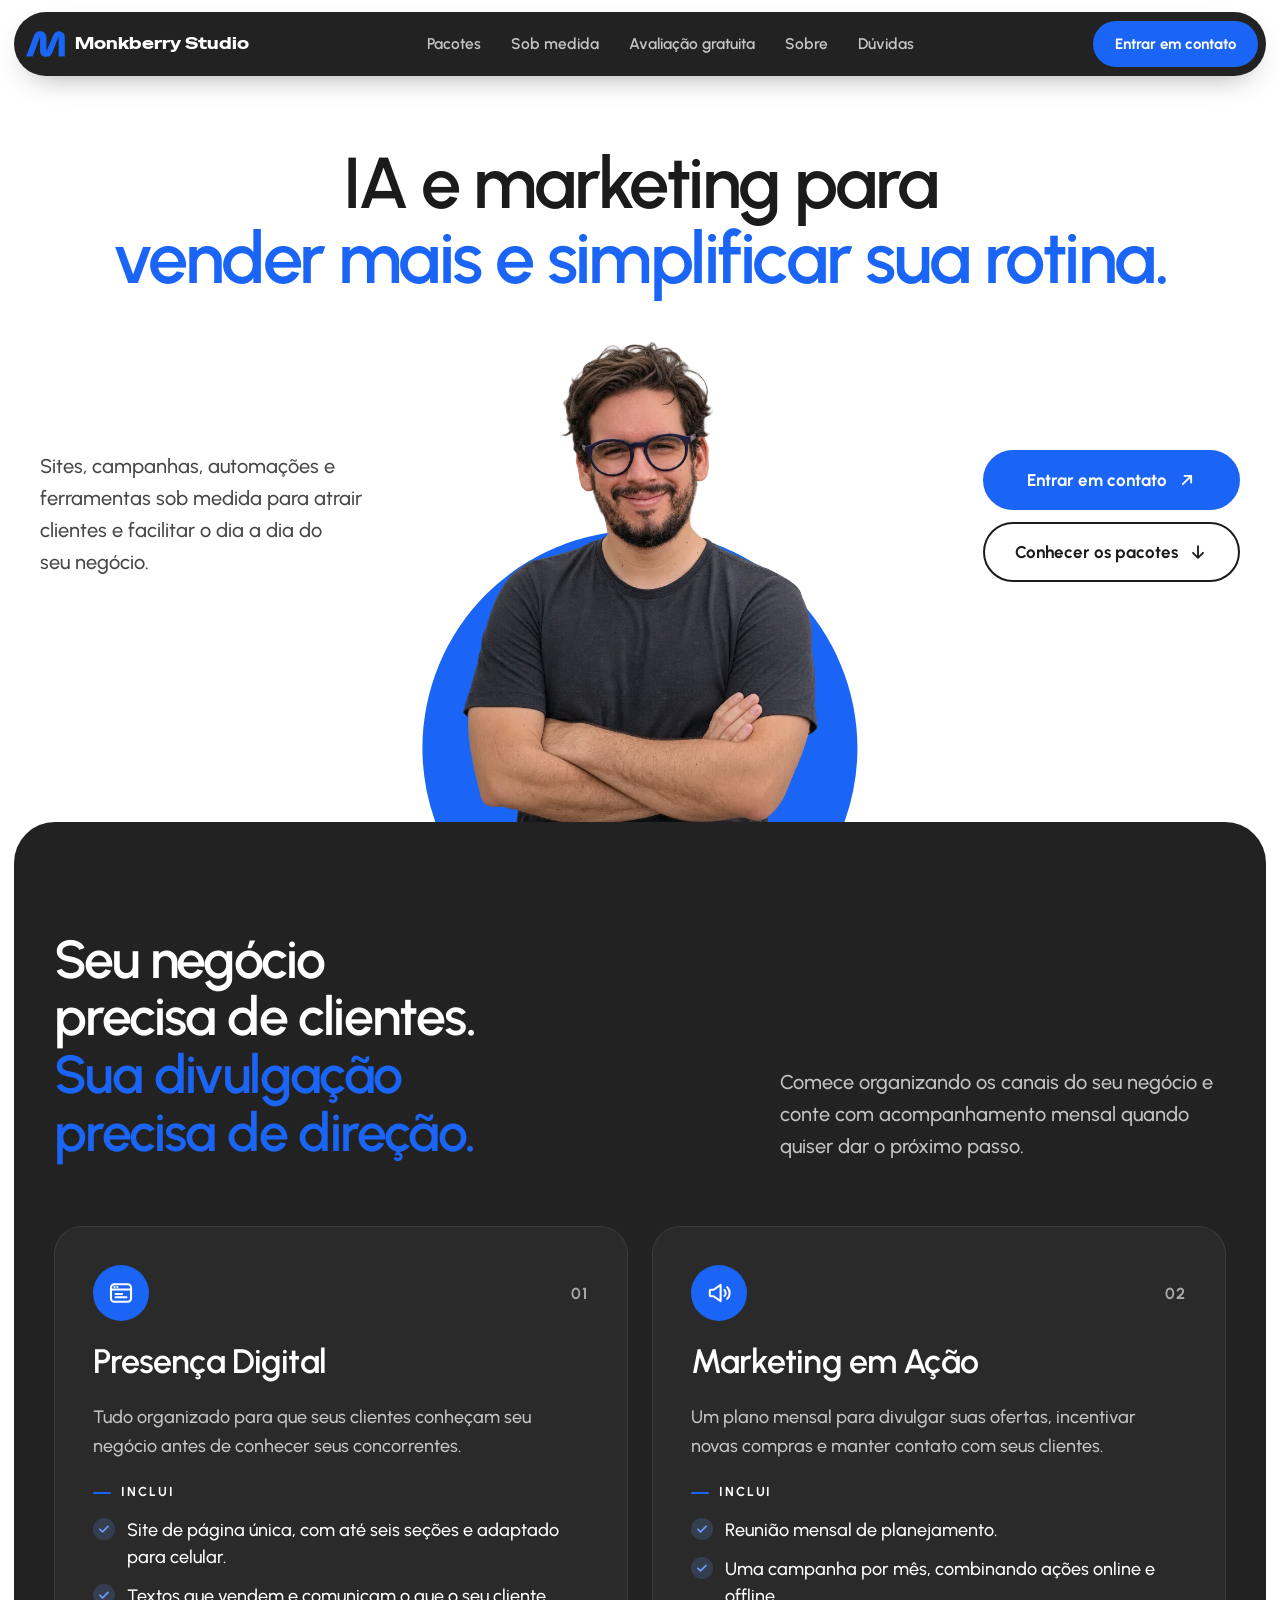
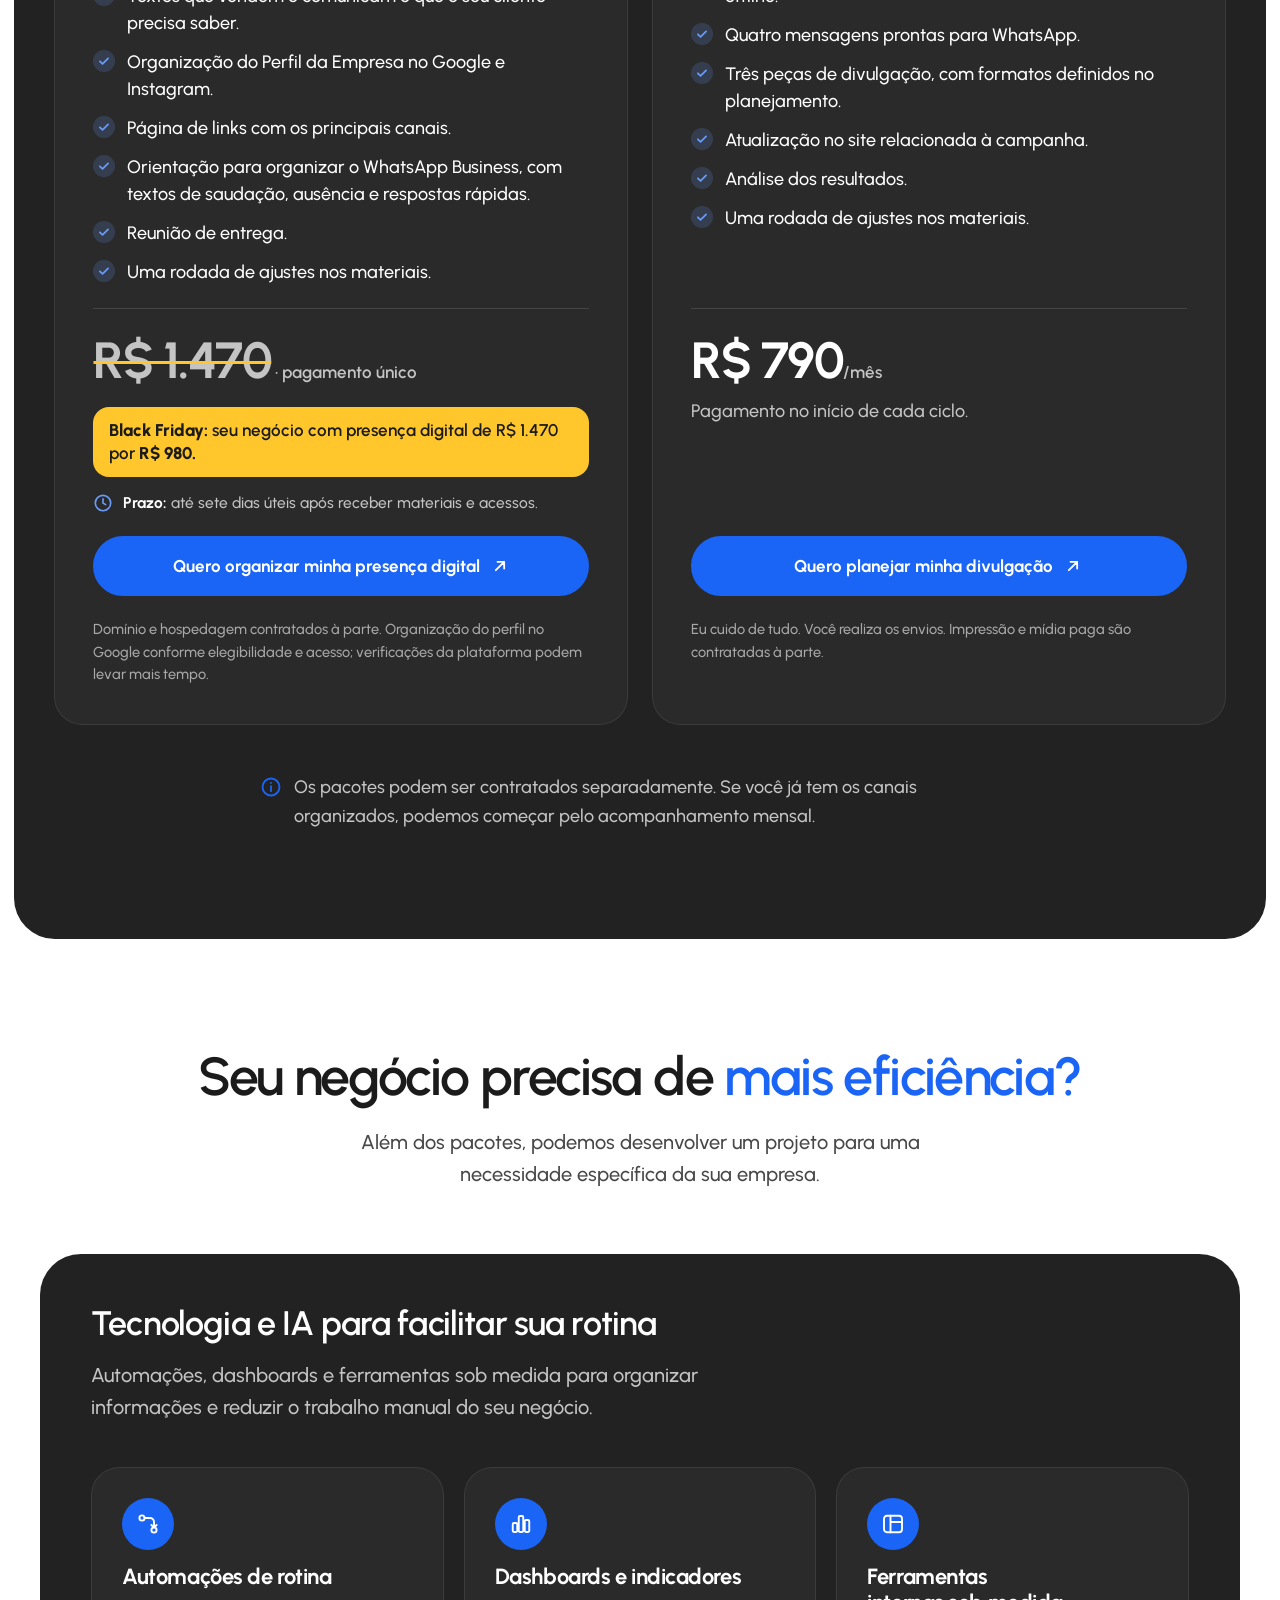
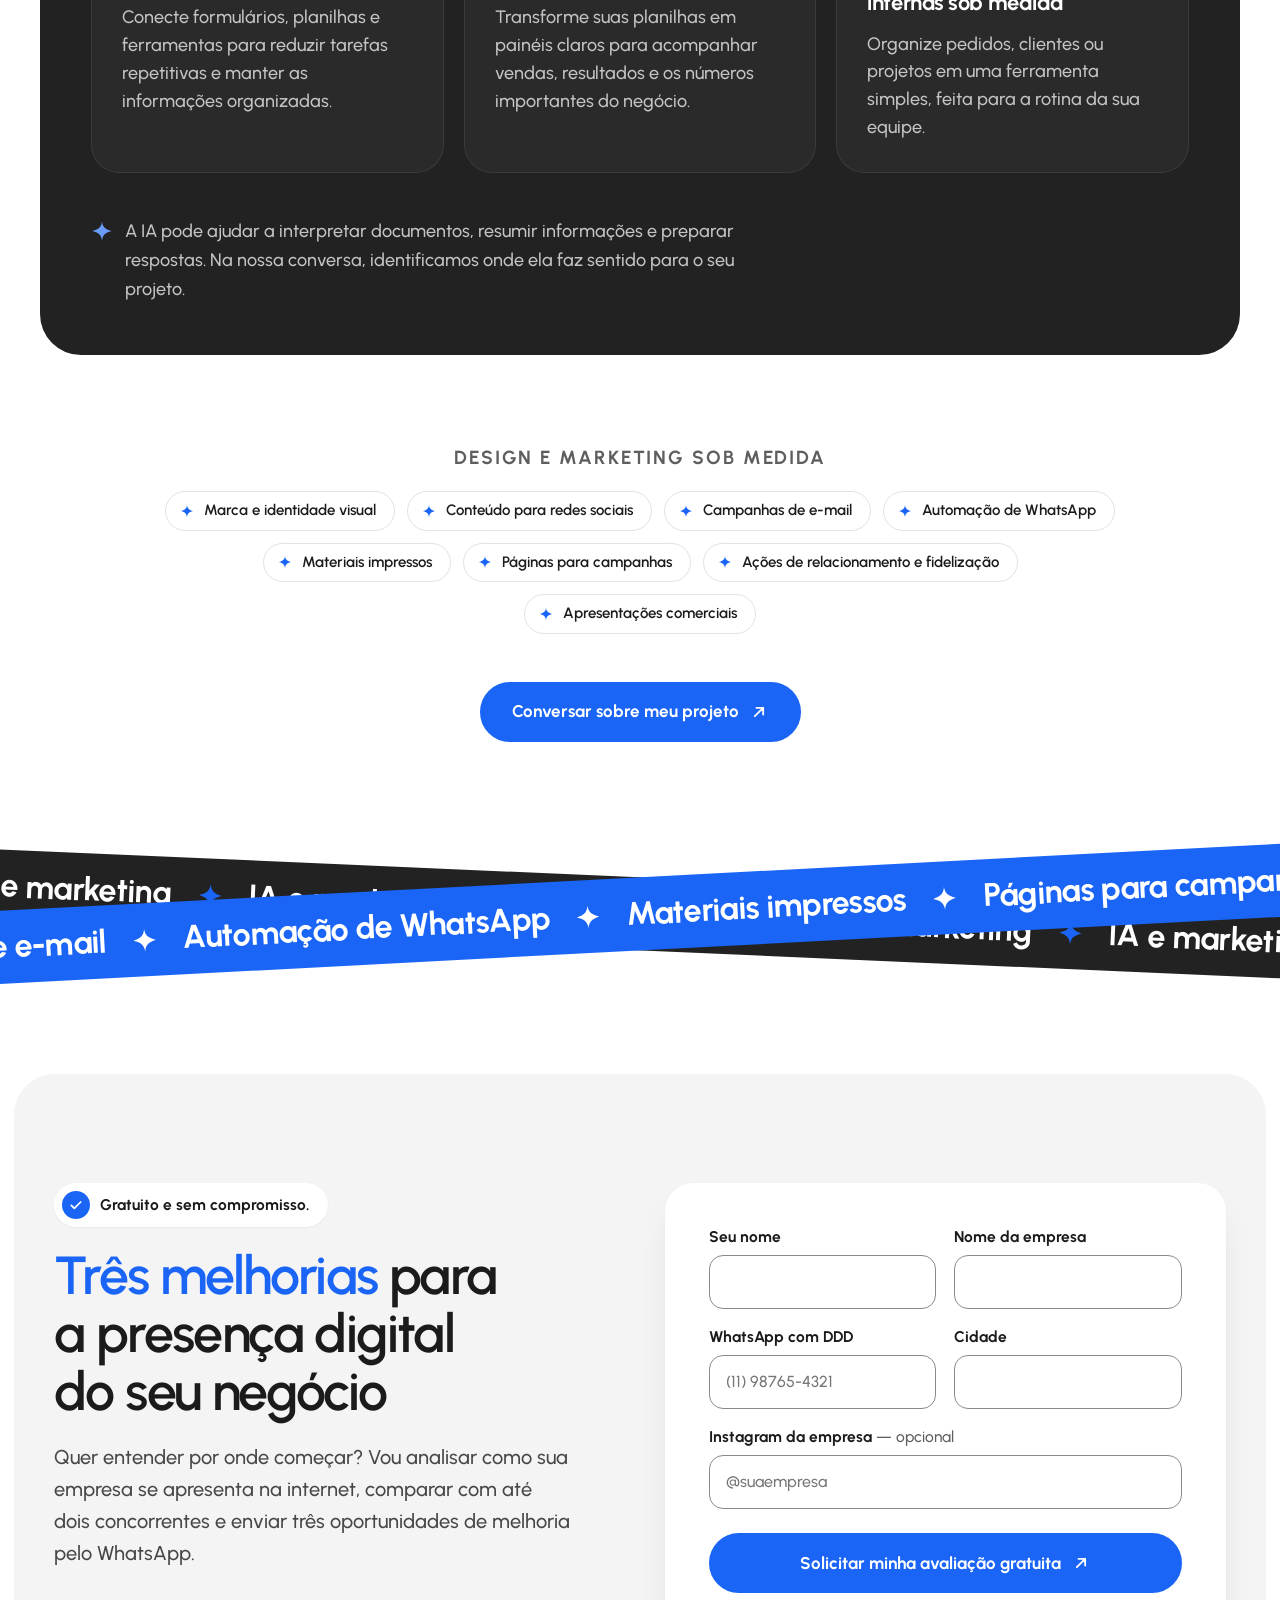
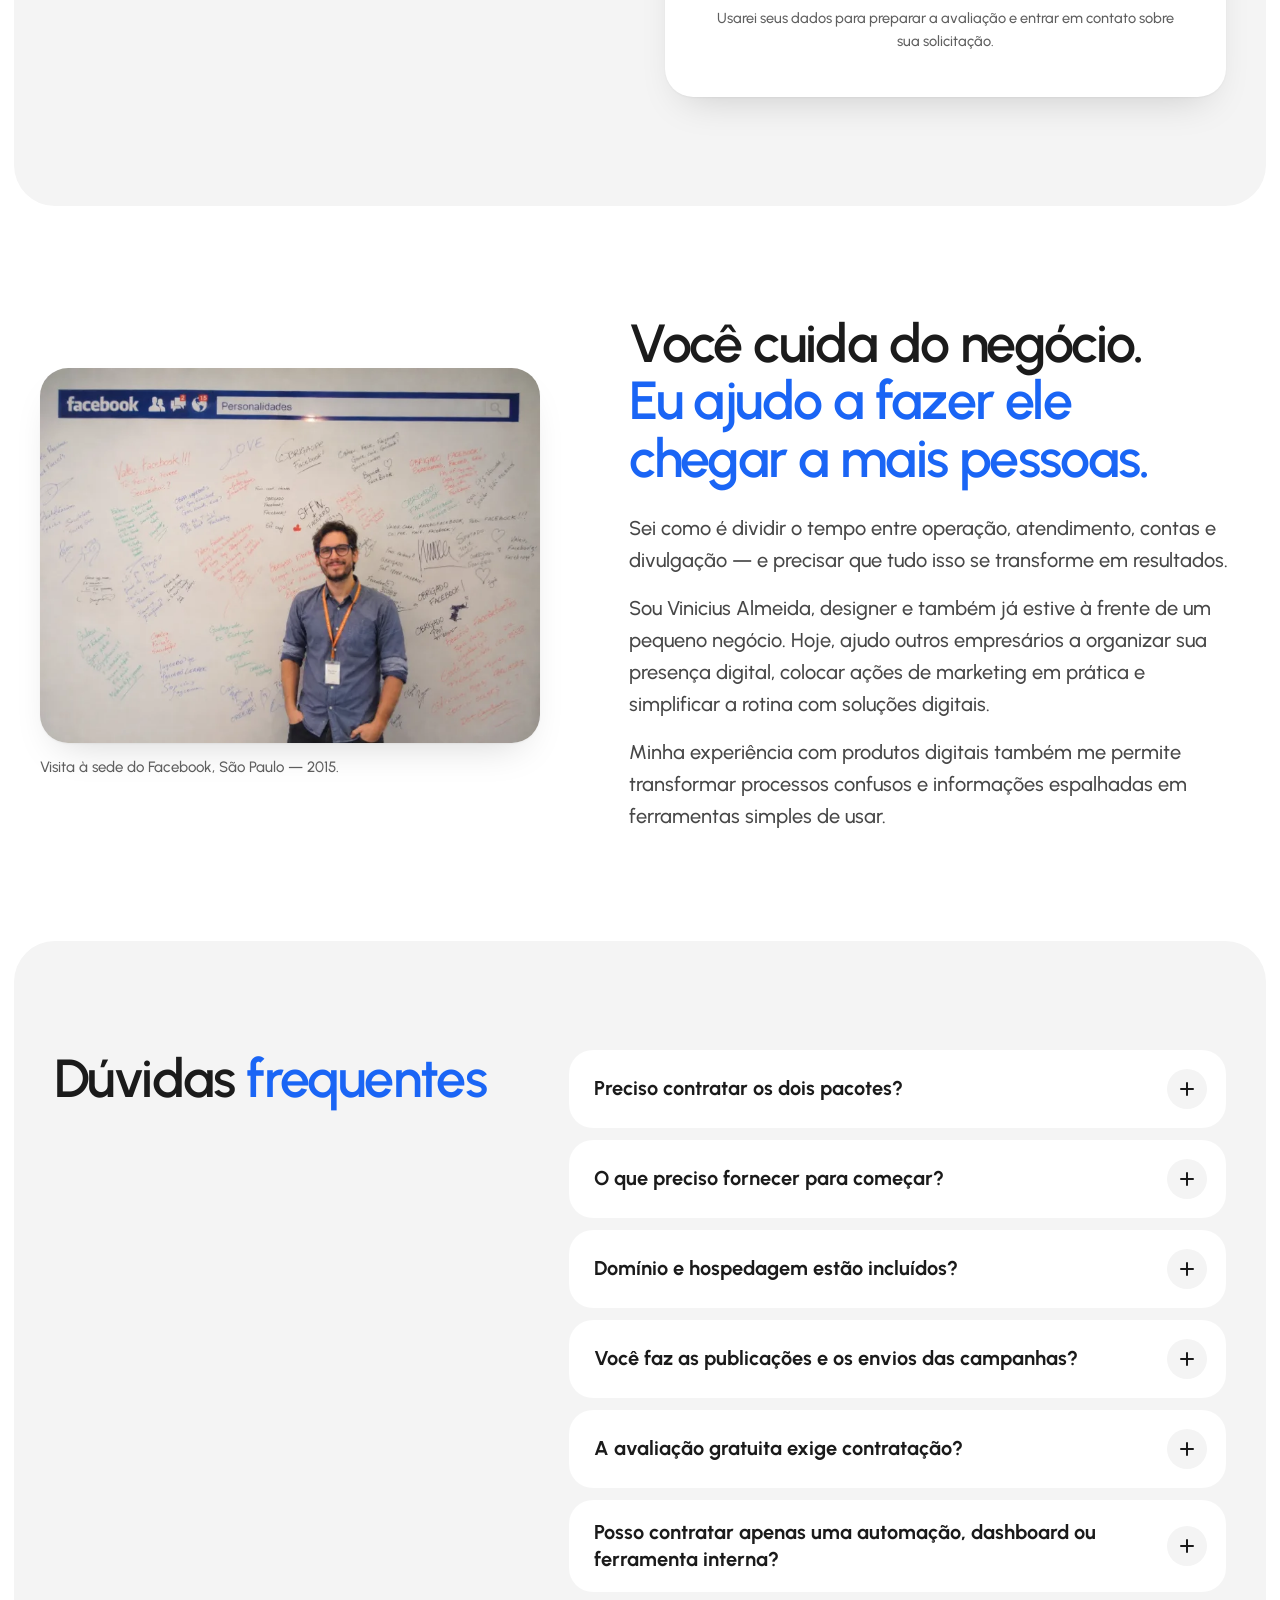
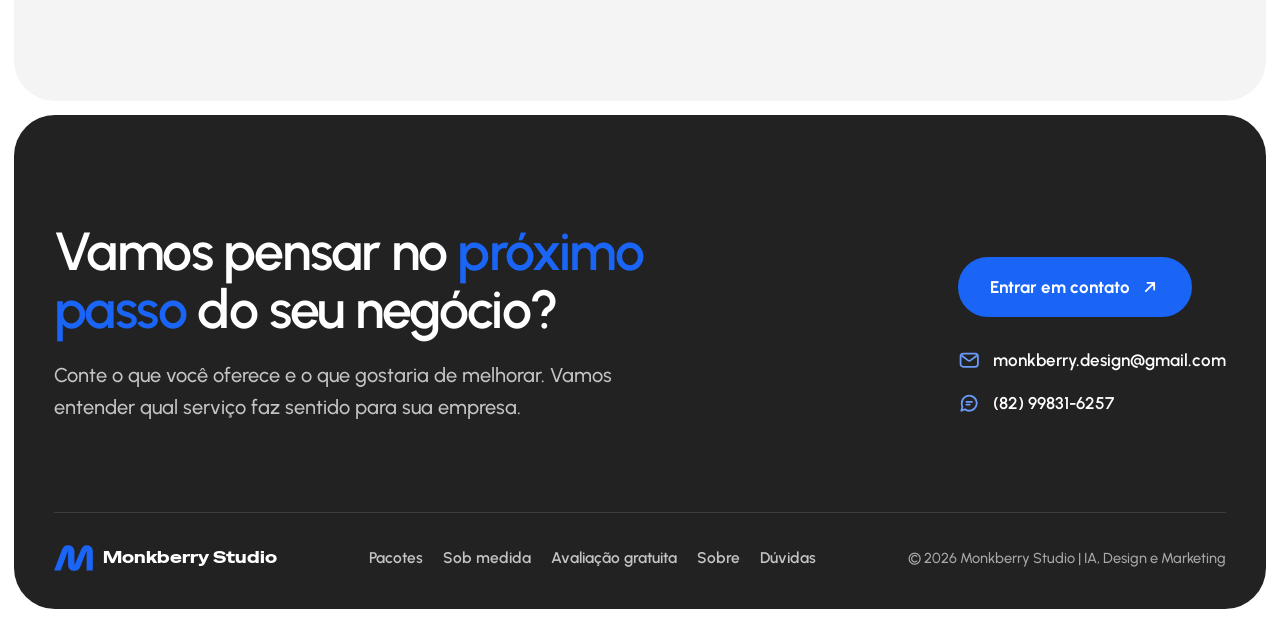
<file: site/index.html>
<!doctype html>
<html lang="pt-BR" class="no-js">
<head>
  <meta charset="utf-8">
  <meta name="viewport" content="width=device-width, initial-scale=1">
  <title>Monkberry Studio | IA, Design e Marketing</title>
  <meta name="description" content="IA, design e marketing para pequenos negócios: sites, campanhas, automações e ferramentas sob medida para vender mais e facilitar a rotina. Avaliação gratuita.">
  <meta name="theme-color" content="#ffffff">

  <!-- Compartilhamento (WhatsApp, Facebook, LinkedIn, X) -->
  <meta property="og:type" content="website">
  <meta property="og:locale" content="pt_BR">
  <meta property="og:site_name" content="Monkberry Studio">
  <meta property="og:title" content="Monkberry Studio | IA, Design e Marketing">
  <meta property="og:description" content="IA, design e marketing sob medida: sites, campanhas, automações e ferramentas para atrair clientes e facilitar o dia a dia do seu negócio.">
  <!-- Endereço do site. Se o domínio mudar, troque "https://www.monkberry.com.br"
       nestas três linhas (canonical, og:url e og:image). -->
  <link rel="canonical" href="https://www.monkberry.com.br/">
  <meta property="og:url" content="https://www.monkberry.com.br/">
  <meta property="og:image" content="https://www.monkberry.com.br/assets/img/og-image.jpg">
  <meta property="og:image:width" content="1200">
  <meta property="og:image:height" content="630">
  <meta property="og:image:alt" content="Monkberry Studio · IA e marketing para vender mais e simplificar sua rotina.">
  <meta name="twitter:card" content="summary_large_image">

  <link rel="icon" href="favicon.svg" type="image/svg+xml">
  <link rel="apple-touch-icon" href="assets/img/apple-touch-icon.png">

  <link rel="preconnect" href="https://fonts.googleapis.com">
  <link rel="preconnect" href="https://fonts.gstatic.com" crossorigin>
  <link rel="stylesheet" href="https://fonts.googleapis.com/css2?family=Urbanist:wght@400..800&family=Special+Gothic+Expanded+One&display=swap">
  <link rel="stylesheet" href="assets/css/styles.css">

  <script>document.documentElement.classList.replace('no-js', 'js');</script>
  <script src="assets/js/config.js" defer></script>
  <script src="assets/js/main.js" defer></script>
  <script src="assets/js/analytics.js" defer></script>
</head>
<body>
  <a class="skip-link" href="#conteudo">Pular para o conteúdo</a>

  <!-- Ícones reutilizados na página -->
  <svg class="sprite" aria-hidden="true" focusable="false" xmlns="http://www.w3.org/2000/svg">
    <symbol id="i-arrow-up-right" viewBox="0 0 24 24"><path d="M7 17 17 7M9 7h8v8" fill="none" stroke="currentColor" stroke-width="2.2" stroke-linecap="round" stroke-linejoin="round"/></symbol>
    <symbol id="i-arrow-down" viewBox="0 0 24 24"><path d="M12 5v14m-6-6 6 6 6-6" fill="none" stroke="currentColor" stroke-width="2.2" stroke-linecap="round" stroke-linejoin="round"/></symbol>
    <symbol id="i-check" viewBox="0 0 24 24"><path d="m5 12.5 4.5 4.5L19 7.5" fill="none" stroke="currentColor" stroke-width="2.6" stroke-linecap="round" stroke-linejoin="round"/></symbol>
    <symbol id="i-spark" viewBox="0 0 24 24"><path d="M12 1.5c.7 5.6 2.9 8.4 10.5 10.5-7.6 2.1-9.8 4.9-10.5 10.5-.7-5.6-2.9-8.4-10.5-10.5C9.1 9.9 11.3 7.1 12 1.5Z" fill="currentColor"/></symbol>
    <symbol id="i-info" viewBox="0 0 24 24"><g fill="none" stroke="currentColor" stroke-width="2" stroke-linecap="round"><circle cx="12" cy="12" r="9.25"/><path d="M12 11v5.5M12 7.6v.01"/></g></symbol>
    <symbol id="i-clock" viewBox="0 0 24 24"><g fill="none" stroke="currentColor" stroke-width="2" stroke-linecap="round" stroke-linejoin="round"><circle cx="12" cy="12" r="9.25"/><path d="M12 7v5l3.2 2"/></g></symbol>
    <symbol id="i-browser" viewBox="0 0 24 24"><g fill="none" stroke="currentColor" stroke-width="1.9" stroke-linecap="round" stroke-linejoin="round"><rect x="2.75" y="4" width="18.5" height="16" rx="3"/><path d="M2.75 8.75h18.5M6 6.4h.01M8.6 6.4h.01M7 13h6M7 16h10"/></g></symbol>
    <symbol id="i-megaphone" viewBox="0 0 24 24"><g fill="none" stroke="currentColor" stroke-width="1.9" stroke-linecap="round" stroke-linejoin="round"><path d="M3.5 10v4a1 1 0 0 0 1 1H7l6.5 4.5v-15L7 9H4.5a1 1 0 0 0-1 1Z"/><path d="M17 9.2a4 4 0 0 1 0 5.6M19.6 6.6a7.6 7.6 0 0 1 0 10.8"/></g></symbol>
    <symbol id="i-flow" viewBox="0 0 24 24"><g fill="none" stroke="currentColor" stroke-width="1.9" stroke-linecap="round" stroke-linejoin="round"><circle cx="6" cy="6" r="2.6"/><circle cx="18" cy="18" r="2.6"/><path d="M8.6 6h5.4a4 4 0 0 1 4 4v5.4M15.4 13l2.6 2.6 2.6-2.6"/></g></symbol>
    <symbol id="i-chart" viewBox="0 0 24 24"><g fill="none" stroke="currentColor" stroke-width="1.9" stroke-linecap="round" stroke-linejoin="round"><rect x="3.75" y="11" width="4.5" height="9" rx="1.2"/><rect x="9.75" y="4" width="4.5" height="16" rx="1.2"/><rect x="15.75" y="8" width="4.5" height="12" rx="1.2"/></g></symbol>
    <symbol id="i-tool" viewBox="0 0 24 24"><g fill="none" stroke="currentColor" stroke-width="1.9" stroke-linecap="round" stroke-linejoin="round"><rect x="3" y="3.75" width="18" height="16.5" rx="3"/><path d="M9.5 3.75v16.5M9.5 10H21"/></g></symbol>
    <symbol id="i-mail" viewBox="0 0 24 24"><g fill="none" stroke="currentColor" stroke-width="1.9" stroke-linecap="round" stroke-linejoin="round"><rect x="2.75" y="5" width="18.5" height="14" rx="3"/><path d="m4.5 7.5 6.2 4.6a2 2 0 0 0 2.6 0l6.2-4.6"/></g></symbol>
    <symbol id="i-chat" viewBox="0 0 24 24"><g fill="none" stroke="currentColor" stroke-width="1.9" stroke-linecap="round" stroke-linejoin="round"><path d="M4 12a8 8 0 1 1 3.4 6.5L3.5 20l1.2-3.9A7.9 7.9 0 0 1 4 12Z"/><path d="M9 10.5h6M9 13.5h3.5"/></g></symbol>
    <symbol id="i-alert" viewBox="0 0 24 24"><g fill="none" stroke="currentColor" stroke-width="2" stroke-linecap="round" stroke-linejoin="round"><path d="M10.3 4.2 2.6 17.5a2 2 0 0 0 1.7 3h15.4a2 2 0 0 0 1.7-3L13.7 4.2a2 2 0 0 0-3.4 0Z"/><path d="M12 9.5v4M12 17v.01"/></g></symbol>
  </svg>

  <!-- Aviso no topo (ex.: condição de Black Friday). Fica oculto até ser ativado em assets/js/config.js → avisoTopo. -->
  <div class="announcement" id="aviso-topo" role="region" aria-label="Aviso" hidden>
    <p class="announcement__inner">
      <svg class="icon" aria-hidden="true" focusable="false"><use href="#i-spark"/></svg>
      <span class="announcement__text"></span>
      <a class="announcement__link" hidden></a>
    </p>
  </div>

  <header class="site-header">
    <div class="site-header__bar">
      <a class="brand" href="#inicio">
        <img class="brand__mark" src="assets/img/logo-m.svg" alt="" width="208" height="140">
        <span class="brand__name">Monkberry Studio</span>
      </a>

      <nav class="site-nav" id="site-nav" aria-label="Principal">
        <ul class="site-nav__list">
          <li><a href="#pacotes">Pacotes</a></li>
          <li><a href="#sob-medida">Sob medida</a></li>
          <li><a href="#avaliacao">Avaliação gratuita</a></li>
          <li><a href="#sobre">Sobre</a></li>
          <li><a href="#duvidas">Dúvidas</a></li>
        </ul>
        <a class="btn btn--primary btn--block site-nav__cta" data-whatsapp="contato">Entrar em contato</a>
      </nav>

      <a class="btn btn--primary btn--sm site-header__cta" data-whatsapp="contato">Entrar em contato</a>

      <button class="nav-toggle" type="button" aria-expanded="false" aria-controls="site-nav">
        <span class="sr-only">Abrir menu</span>
        <span class="nav-toggle__bars" aria-hidden="true"></span>
      </button>
    </div>
  </header>

  <main id="conteudo">

    <!-- 1. Abertura -->
    <section class="hero" id="inicio" aria-labelledby="hero-title">
      <div class="container hero__inner">
        <h1 class="hero__title" id="hero-title">IA e marketing para <span class="hl hl--block">vender mais e simplificar sua rotina.</span></h1>

        <div class="hero__grid">
          <p class="hero__lead">Sites, campanhas, automações e ferramentas sob medida para atrair clientes e facilitar o dia a dia do seu negócio.</p>

          <div class="hero__actions">
            <a class="btn btn--primary btn--lg" data-whatsapp="contato">
              Entrar em contato
              <svg class="icon" aria-hidden="true" focusable="false"><use href="#i-arrow-up-right"/></svg>
            </a>
            <a class="btn btn--outline btn--lg" href="#pacotes">
              Conhecer os pacotes
              <svg class="icon" aria-hidden="true" focusable="false"><use href="#i-arrow-down"/></svg>
            </a>
          </div>

          <div class="hero__visual">
            <span class="hero__circle" aria-hidden="true"></span>
            <img class="hero__photo"
                 src="assets/img/vinicius-almeida-960.webp"
                 srcset="assets/img/vinicius-almeida-640.webp 640w, assets/img/vinicius-almeida-960.webp 960w"
                 sizes="(min-width: 1080px) 420px, (min-width: 640px) 360px, 76vw"
                 width="960" height="1280"
                 alt="Vinicius Almeida sorrindo, de óculos e camiseta escura, com os braços cruzados."
                 fetchpriority="high">
          </div>
        </div>
      </div>
    </section>

    <!-- 2. Pacotes -->
    <section class="section section--dark packages" id="pacotes" aria-labelledby="pacotes-title">
      <div class="container">
        <div class="section-head section-head--split">
          <h2 class="section-title" id="pacotes-title">Seu negócio precisa de clientes. <span class="hl hl--block">Sua divulgação precisa de direção.</span></h2>
          <p class="section-intro">Comece organizando os canais do seu negócio e conte com acompanhamento mensal quando quiser dar o próximo passo.</p>
        </div>

        <div class="packages__grid">
          <article class="package" id="presenca" aria-labelledby="pacote-presenca">
            <div class="package__top">
              <span class="package__icon" aria-hidden="true"><svg class="icon"><use href="#i-browser"/></svg></span>
              <span class="package__index" aria-hidden="true">01</span>
            </div>
            <h3 class="package__title" id="pacote-presenca">Presença Digital</h3>
            <p class="package__desc">Tudo organizado para que seus clientes conheçam seu negócio antes de conhecer seus concorrentes.</p>
            <div class="package__includes">
              <p class="package__label">Inclui</p>
              <ul class="checklist" role="list">
                <li>Site de página única, com até seis seções e adaptado para celular.</li>
                <li>Textos que vendem e comunicam o que o seu cliente precisa saber.</li>
                <li>Organização do Perfil da Empresa no Google e Instagram.</li>
                <li>Página de links com os principais canais.</li>
                <li>Orientação para organizar o WhatsApp Business, com textos de saudação, ausência e respostas rápidas.</li>
                <li>Reunião de entrega.</li>
                <li>Uma rodada de ajustes nos materiais.</li>
              </ul>
            </div>
            <div class="package__pricing">
              <p class="price"><s class="price__value price__value--old"><span class="sr-only">Preço antigo: </span>R$ 1.470</s> <span class="price__unit price__unit--stack"><span class="price__sep">· </span>pagamento único</span></p>
              <!-- Oferta de Black Friday: para encerrar a campanha, apague este parágrafo e o "price__value--old" acima. -->
              <p class="offer"><strong>Black Friday:</strong> seu negócio com presença digital de R$&nbsp;1.470 por <strong class="offer__new">R$&nbsp;980.</strong></p>
              <p class="package__meta">
                <svg class="icon" aria-hidden="true" focusable="false"><use href="#i-clock"/></svg>
                <span><strong>Prazo:</strong> até sete dias úteis após receber materiais e acessos.</span>
              </p>
            </div>
            <a class="btn btn--primary btn--lg btn--block" data-whatsapp="presenca">
              Quero organizar minha presença digital
              <svg class="icon" aria-hidden="true" focusable="false"><use href="#i-arrow-up-right"/></svg>
            </a>
            <p class="package__note">Domínio e hospedagem contratados à parte. Organização do perfil no Google conforme elegibilidade e acesso; verificações da plataforma podem levar mais tempo.</p>
          </article>

          <article class="package" aria-labelledby="pacote-marketing">
            <div class="package__top">
              <span class="package__icon" aria-hidden="true"><svg class="icon"><use href="#i-megaphone"/></svg></span>
              <span class="package__index" aria-hidden="true">02</span>
            </div>
            <h3 class="package__title" id="pacote-marketing">Marketing em Ação</h3>
            <p class="package__desc">Um plano mensal para divulgar suas ofertas, incentivar novas compras e manter contato com seus clientes.</p>
            <div class="package__includes">
              <p class="package__label">Inclui</p>
              <ul class="checklist" role="list">
                <li>Reunião mensal de planejamento.</li>
                <li>Uma campanha por mês, combinando ações online e offline.</li>
                <li>Quatro mensagens prontas para WhatsApp.</li>
                <li>Três peças de divulgação, com formatos definidos no planejamento.</li>
                <li>Atualização no site relacionada à campanha.</li>
                <li>Análise dos resultados.</li>
                <li>Uma rodada de ajustes nos materiais.</li>
              </ul>
            </div>
            <div class="package__pricing">
              <p class="price"><span class="price__value">R$ 790</span><span class="price__unit">/mês</span></p>
              <p class="package__terms">Pagamento no início de cada ciclo.</p>
            </div>
            <a class="btn btn--primary btn--lg btn--block" data-whatsapp="marketing">
              Quero planejar minha divulgação
              <svg class="icon" aria-hidden="true" focusable="false"><use href="#i-arrow-up-right"/></svg>
            </a>
            <p class="package__note">Eu cuido de tudo. Você realiza os envios. Impressão e mídia paga são contratadas à parte.</p>
          </article>
        </div>

        <p class="packages__footnote">
          <svg class="icon" aria-hidden="true" focusable="false"><use href="#i-info"/></svg>
          <span>Os pacotes podem ser contratados separadamente. Se você já tem os canais organizados, podemos começar pelo acompanhamento mensal.</span>
        </p>
      </div>
    </section>

    <!-- 3. Soluções sob medida -->
    <section class="section custom" id="sob-medida" aria-labelledby="sob-medida-title">
      <div class="container">
        <div class="section-head section-head--center">
          <h2 class="section-title" id="sob-medida-title">Seu negócio precisa de <span class="hl">mais eficiência?</span></h2>
          <p class="section-intro">Além dos pacotes, podemos desenvolver um projeto para uma necessidade específica da sua empresa.</p>
        </div>

        <!-- Nova frente: tecnologia e IA. Projetos com escopo e orçamento próprios: não colocar preços, prazos ou promessas de resultado. -->
        <div class="tech" aria-labelledby="tech-title">
          <div class="tech__head">
            <h3 class="tech__title" id="tech-title">Tecnologia e IA para facilitar sua rotina</h3>
            <p class="tech__desc">Automações, dashboards e ferramentas sob medida para organizar informações e reduzir o trabalho manual do seu negócio.</p>
          </div>

          <ul class="tech__cards" role="list">
            <li class="tech-card">
              <span class="tech-card__icon" aria-hidden="true"><svg class="icon"><use href="#i-flow"/></svg></span>
              <h4 class="tech-card__title">Automações de rotina</h4>
              <p class="tech-card__text">Conecte formulários, planilhas e ferramentas para reduzir tarefas repetitivas e manter as informações organizadas.</p>
            </li>
            <li class="tech-card">
              <span class="tech-card__icon" aria-hidden="true"><svg class="icon"><use href="#i-chart"/></svg></span>
              <h4 class="tech-card__title">Dashboards e indicadores</h4>
              <p class="tech-card__text">Transforme suas planilhas em painéis claros para acompanhar vendas, resultados e os números importantes do negócio.</p>
            </li>
            <li class="tech-card">
              <span class="tech-card__icon" aria-hidden="true"><svg class="icon"><use href="#i-tool"/></svg></span>
              <h4 class="tech-card__title">Ferramentas internas sob medida</h4>
              <p class="tech-card__text">Organize pedidos, clientes ou projetos em uma ferramenta simples, feita para a rotina da sua equipe.</p>
            </li>
          </ul>

          <p class="tech__ai">
            <svg class="icon" aria-hidden="true" focusable="false"><use href="#i-spark"/></svg>
            <span>A IA pode ajudar a interpretar documentos, resumir informações e preparar respostas. Na nossa conversa, identificamos onde ela faz sentido para o seu projeto.</span>
          </p>
        </div>

        <!-- Serviços de design e marketing: lista complementar, com destaque menor que os cards acima. -->
        <div class="custom__more">
          <p class="custom__more-label">Design e marketing sob medida</p>
          <ul class="chips" role="list">
            <li>Marca e identidade visual</li>
            <li>Conteúdo para redes sociais</li>
            <li>Campanhas de e-mail</li>
            <li>Automação de WhatsApp</li>
            <li>Materiais impressos</li>
            <li>Páginas para campanhas</li>
            <li>Ações de relacionamento e fidelização</li>
            <li>Apresentações comerciais</li>
          </ul>
        </div>

        <div class="custom__cta">
          <a class="btn btn--primary btn--lg" data-whatsapp="sobMedida">
            Conversar sobre meu projeto
            <svg class="icon" aria-hidden="true" focusable="false"><use href="#i-arrow-up-right"/></svg>
          </a>
        </div>
      </div>

      <!-- Faixas decorativas (o conteúdo já está na lista acima) -->
      <div class="ribbons" aria-hidden="true">
        <div class="ribbon ribbon--back">
          <span>IA e marketing</span><svg class="icon"><use href="#i-spark"/></svg>
          <span>IA e marketing</span><svg class="icon"><use href="#i-spark"/></svg>
          <span>IA e marketing</span><svg class="icon"><use href="#i-spark"/></svg>
          <span>IA e marketing</span><svg class="icon"><use href="#i-spark"/></svg>
          <span>IA e marketing</span><svg class="icon"><use href="#i-spark"/></svg>
          <span>IA e marketing</span><svg class="icon"><use href="#i-spark"/></svg>
          <span>IA e marketing</span>
        </div>
        <div class="ribbon ribbon--front">
          <span>Marca e identidade visual</span><svg class="icon"><use href="#i-spark"/></svg>
          <span>Conteúdo para redes sociais</span><svg class="icon"><use href="#i-spark"/></svg>
          <span>Campanhas de e-mail</span><svg class="icon"><use href="#i-spark"/></svg>
          <span>Automação de WhatsApp</span><svg class="icon"><use href="#i-spark"/></svg>
          <span>Materiais impressos</span><svg class="icon"><use href="#i-spark"/></svg>
          <span>Páginas para campanhas</span><svg class="icon"><use href="#i-spark"/></svg>
          <span>Ações de relacionamento e fidelização</span><svg class="icon"><use href="#i-spark"/></svg>
          <span>Apresentações comerciais</span>
        </div>
      </div>
    </section>

    <!-- 4. Avaliação gratuita -->
    <section class="section section--mist evaluation" id="avaliacao" aria-labelledby="avaliacao-title">
      <div class="container evaluation__layout">
        <div class="evaluation__intro">
          <p class="badge">
            <svg class="icon" aria-hidden="true" focusable="false"><use href="#i-check"/></svg>
            Gratuito e sem compromisso.
          </p>
          <h2 class="section-title" id="avaliacao-title"><span class="hl">Três melhorias</span> para a presença digital do seu negócio</h2>
          <p class="section-intro">Quer entender por onde começar? Vou analisar como sua empresa se apresenta na internet, comparar com até dois concorrentes e enviar três oportunidades de melhoria pelo WhatsApp.</p>
        </div>

        <div class="form-card">
          <!-- Aviso exibido automaticamente enquanto o envio não estiver configurado (veja assets/js/config.js) -->
          <div class="form-notice" id="form-notice" hidden>
            <svg class="icon" aria-hidden="true" focusable="false"><use href="#i-alert"/></svg>
            <p><strong>Formulário temporariamente indisponível.</strong> <span id="form-notice-text">Em breve você poderá enviar sua solicitação por aqui.</span></p>
          </div>

          <!-- name, method e data-netlify permitem que o Netlify receba este formulário (veja README.md). -->
          <form class="lead-form" id="lead-form" name="avaliacao" method="post" data-netlify="true" netlify-honeypot="_gotcha" novalidate>
            <input type="hidden" name="form-name" value="avaliacao">
            <div class="form-grid">
              <div class="field">
                <label for="f-nome">Seu nome</label>
                <input id="f-nome" name="nome" type="text" autocomplete="name" maxlength="80" required aria-describedby="f-nome-erro">
                <p class="field__error" id="f-nome-erro"></p>
              </div>

              <div class="field">
                <label for="f-empresa">Nome da empresa</label>
                <input id="f-empresa" name="empresa" type="text" autocomplete="organization" maxlength="100" required aria-describedby="f-empresa-erro">
                <p class="field__error" id="f-empresa-erro"></p>
              </div>

              <div class="field">
                <label for="f-whatsapp">WhatsApp com DDD</label>
                <input id="f-whatsapp" name="whatsapp" type="tel" inputmode="tel" autocomplete="tel-national" maxlength="20" placeholder="(11) 98765-4321" required aria-describedby="f-whatsapp-erro">
                <p class="field__error" id="f-whatsapp-erro"></p>
              </div>

              <div class="field">
                <label for="f-cidade">Cidade</label>
                <input id="f-cidade" name="cidade" type="text" autocomplete="address-level2" maxlength="80" required aria-describedby="f-cidade-erro">
                <p class="field__error" id="f-cidade-erro"></p>
              </div>

              <div class="field field--full">
                <label for="f-instagram">Instagram da empresa <span class="field__optional">— opcional</span></label>
                <input id="f-instagram" name="instagram" type="text" autocomplete="off" autocapitalize="none" spellcheck="false" maxlength="100" placeholder="@suaempresa">
              </div>

              <!-- Campo anti-spam: fica invisível para as pessoas -->
              <div class="hp" aria-hidden="true">
                <label for="f-site">Deixe este campo em branco</label>
                <input id="f-site" name="_gotcha" type="text" tabindex="-1" autocomplete="off">
              </div>
            </div>

            <button class="btn btn--primary btn--lg btn--block lead-form__submit" type="submit">
              <span class="lead-form__label">Solicitar minha avaliação gratuita</span>
              <svg class="icon" aria-hidden="true" focusable="false"><use href="#i-arrow-up-right"/></svg>
            </button>
            <p class="form-privacy">Usarei seus dados para preparar a avaliação e entrar em contato sobre sua solicitação.</p>
            <div class="form-status" id="form-status" role="alert"></div>
          </form>

          <div class="form-success" id="form-success" tabindex="-1" hidden>
            <span class="form-success__icon" aria-hidden="true"><svg class="icon"><use href="#i-check"/></svg></span>
            <p class="form-success__title">Solicitação recebida!</p>
            <p>Vou analisar seu negócio e enviar sua avaliação pelo WhatsApp.</p>
          </div>
        </div>
      </div>
    </section>

    <!-- 5. Trabalhos e resultados — PREPARADA E OCULTA.
         Para exibir: remova o atributo "hidden" da <section> abaixo e acrescente
         <li><a href="#trabalhos">Trabalhos</a></li> no menu principal e no rodapé.
         Use apenas imagens, descrições e resultados reais, aprovados por cada cliente. -->
    <section class="section works" id="trabalhos" aria-labelledby="trabalhos-title" hidden>
      <div class="container">
        <div class="section-head section-head--split">
          <h2 class="section-title" id="trabalhos-title">Trabalhos e <span class="hl">resultados</span></h2>
          <!-- <p class="section-intro">Introdução da seção (opcional).</p> -->
        </div>

        <div class="works__grid">
          <article class="work-card">
            <div class="work-card__media">
              <!-- <img src="assets/img/trabalhos/dalice.webp" alt="Descreva a imagem" width="1200" height="900" loading="lazy"> -->
            </div>
            <div class="work-card__body">
              <h3 class="work-card__title">Dalice</h3>
              <!-- <p class="work-card__tags">Serviços realizados</p> -->
              <!-- <p class="work-card__desc">Descrição do projeto.</p> -->
              <!-- <p class="work-card__result">Resultado real e comprovado (opcional).</p> -->
            </div>
          </article>

          <article class="work-card">
            <div class="work-card__media">
              <!-- <img src="assets/img/trabalhos/kareuoka.webp" alt="Descreva a imagem" width="1200" height="900" loading="lazy"> -->
            </div>
            <div class="work-card__body">
              <h3 class="work-card__title">Kareuóka</h3>
              <!-- <p class="work-card__tags">Serviços realizados</p> -->
              <!-- <p class="work-card__desc">Descrição do projeto.</p> -->
              <!-- <p class="work-card__result">Resultado real e comprovado (opcional).</p> -->
            </div>
          </article>

          <article class="work-card">
            <div class="work-card__media">
              <!-- <img src="assets/img/trabalhos/estela-geromini.webp" alt="Descreva a imagem" width="1200" height="900" loading="lazy"> -->
            </div>
            <div class="work-card__body">
              <h3 class="work-card__title">Estela Geromini</h3>
              <!-- <p class="work-card__tags">Serviços realizados</p> -->
              <!-- <p class="work-card__desc">Descrição do projeto.</p> -->
              <!-- <p class="work-card__result">Resultado real e comprovado (opcional).</p> -->
            </div>
          </article>

          <!-- Outros projetos a selecionar: duplique um dos cards acima. -->
        </div>
      </div>
    </section>

    <!-- 6. Sobre mim -->
    <section class="section about" id="sobre" aria-labelledby="sobre-title">
      <div class="container about__layout">
        <figure class="about__visual">
          <img class="about__photo"
               src="assets/img/vinicius-almeida-sobre-720.webp"
               srcset="assets/img/vinicius-almeida-sobre-720.webp 720w, assets/img/vinicius-almeida-sobre-1200.webp 1200w"
               sizes="(min-width: 1120px) 500px, (min-width: 640px) 560px, 92vw"
               width="1200" height="900"
               alt="Vinicius Almeida sorrindo em frente a um mural do Facebook coberto de mensagens escritas à mão."
               loading="lazy" decoding="async">
          <figcaption class="about__caption">Visita à sede do Facebook, São Paulo&nbsp;— 2015.</figcaption>
        </figure>

        <div class="about__content">
          <h2 class="section-title" id="sobre-title">Você cuida do negócio. <span class="hl hl--block">Eu ajudo a fazer ele chegar a mais pessoas.</span></h2>
          <div class="about__text">
            <p>Sei como é dividir o tempo entre operação, atendimento, contas e divulgação&nbsp;— e precisar que tudo isso se transforme em resultados.</p>
            <p>Sou Vinicius Almeida, designer e também já estive à frente de um pequeno negócio. Hoje, ajudo outros empresários a organizar sua presença digital, colocar ações de marketing em prática e simplificar a rotina com soluções digitais.</p>
            <p>Minha experiência com produtos digitais também me permite transformar processos confusos e informações espalhadas em ferramentas simples de usar.</p>
          </div>
        </div>
      </div>
    </section>

    <!-- 7. Dúvidas frequentes -->
    <section class="section section--mist faq" id="duvidas" aria-labelledby="duvidas-title">
      <div class="container faq__layout">
        <div class="faq__head">
          <h2 class="section-title" id="duvidas-title">Dúvidas <span class="hl">frequentes</span></h2>
        </div>

        <div class="faq__list">
          <details class="faq-item">
            <summary><span>Preciso contratar os dois pacotes?</span><span class="faq-item__icon" aria-hidden="true"></span></summary>
            <div class="faq-item__body"><p>Não. O Presença Digital é um projeto pontual. O Marketing em Ação é um acompanhamento mensal opcional e também pode ser contratado por empresas que já tenham a estrutura necessária.</p></div>
          </details>
          <details class="faq-item">
            <summary><span>O que preciso fornecer para começar?</span><span class="faq-item__icon" aria-hidden="true"></span></summary>
            <div class="faq-item__body"><p>Informações sobre o negócio, logotipo, fotos e os acessos necessários. Eu oriento você sobre os materiais e desenvolvo os textos previstos no pacote.</p></div>
          </details>
          <details class="faq-item">
            <summary><span>Domínio e hospedagem estão incluídos?</span><span class="faq-item__icon" aria-hidden="true"></span></summary>
            <div class="faq-item__body"><p>São pagos separadamente por você, diretamente aos fornecedores. A configuração e a publicação do site estão incluídas no Presença Digital.</p></div>
          </details>
          <details class="faq-item">
            <summary><span>Você faz as publicações e os envios das campanhas?</span><span class="faq-item__icon" aria-hidden="true"></span></summary>
            <div class="faq-item__body"><p>No pacote mensal, entrego o planejamento e os materiais prontos. As publicações, os envios pelo WhatsApp e a execução local ficam com sua empresa.</p></div>
          </details>
          <details class="faq-item">
            <summary><span>A avaliação gratuita exige contratação?</span><span class="faq-item__icon" aria-hidden="true"></span></summary>
            <div class="faq-item__body"><p>Não. Você recebe três oportunidades de melhoria e decide se quer seguir por conta própria ou conversar sobre um serviço.</p></div>
          </details>
          <details class="faq-item">
            <summary><span>Posso contratar apenas uma automação, dashboard ou ferramenta interna?</span><span class="faq-item__icon" aria-hidden="true"></span></summary>
            <div class="faq-item__body"><p>Sim. Esses projetos são contratados separadamente dos pacotes. Primeiro, entendemos sua rotina e o que precisa melhorar; depois, definimos a solução, o prazo e o orçamento.</p></div>
          </details>
        </div>
      </div>
    </section>

    <!-- 8. Contato final -->
    <section class="section section--dark cta-final" id="contato" aria-labelledby="contato-title">
      <div class="container cta-final__layout">
        <div class="cta-final__text">
          <h2 class="section-title" id="contato-title">Vamos pensar no <span class="hl">próximo passo</span> do seu negócio?</h2>
          <p class="section-intro">Conte o que você oferece e o que gostaria de melhorar. Vamos entender qual serviço faz sentido para sua empresa.</p>
        </div>
        <div class="cta-final__action">
          <a class="btn btn--primary btn--lg" data-whatsapp="contato">
            Entrar em contato
            <svg class="icon" aria-hidden="true" focusable="false"><use href="#i-arrow-up-right"/></svg>
          </a>
          <ul class="contact-list" aria-label="Contatos">
            <li>
              <svg class="icon" aria-hidden="true" focusable="false"><use href="#i-mail"/></svg>
              <a href="mailto:monkberry.design@gmail.com" data-email>monkberry.design@gmail.com</a>
            </li>
            <li>
              <svg class="icon" aria-hidden="true" focusable="false"><use href="#i-chat"/></svg>
              <a data-whatsapp="contato" data-whatsapp-numero>(82) 99831-6257</a>
            </li>
          </ul>
        </div>
      </div>
    </section>
  </main>

  <footer class="site-footer">
    <div class="container site-footer__layout">
      <a class="brand" href="#inicio">
        <img class="brand__mark" src="assets/img/logo-m.svg" alt="" width="208" height="140">
        <span class="brand__name">Monkberry Studio</span>
      </a>
      <nav class="site-footer__nav" aria-label="Rodapé">
        <ul>
          <li><a href="#pacotes">Pacotes</a></li>
          <li><a href="#sob-medida">Sob medida</a></li>
          <li><a href="#avaliacao">Avaliação gratuita</a></li>
          <li><a href="#sobre">Sobre</a></li>
          <li><a href="#duvidas">Dúvidas</a></li>
        </ul>
      </nav>
      <p class="site-footer__copy">© <span data-year>2026</span> Monkberry Studio | IA, Design e Marketing</p>
    </div>
  </footer>

  <div class="toast" id="toast" role="status" aria-live="polite"></div>
</body>
</html>
</file>
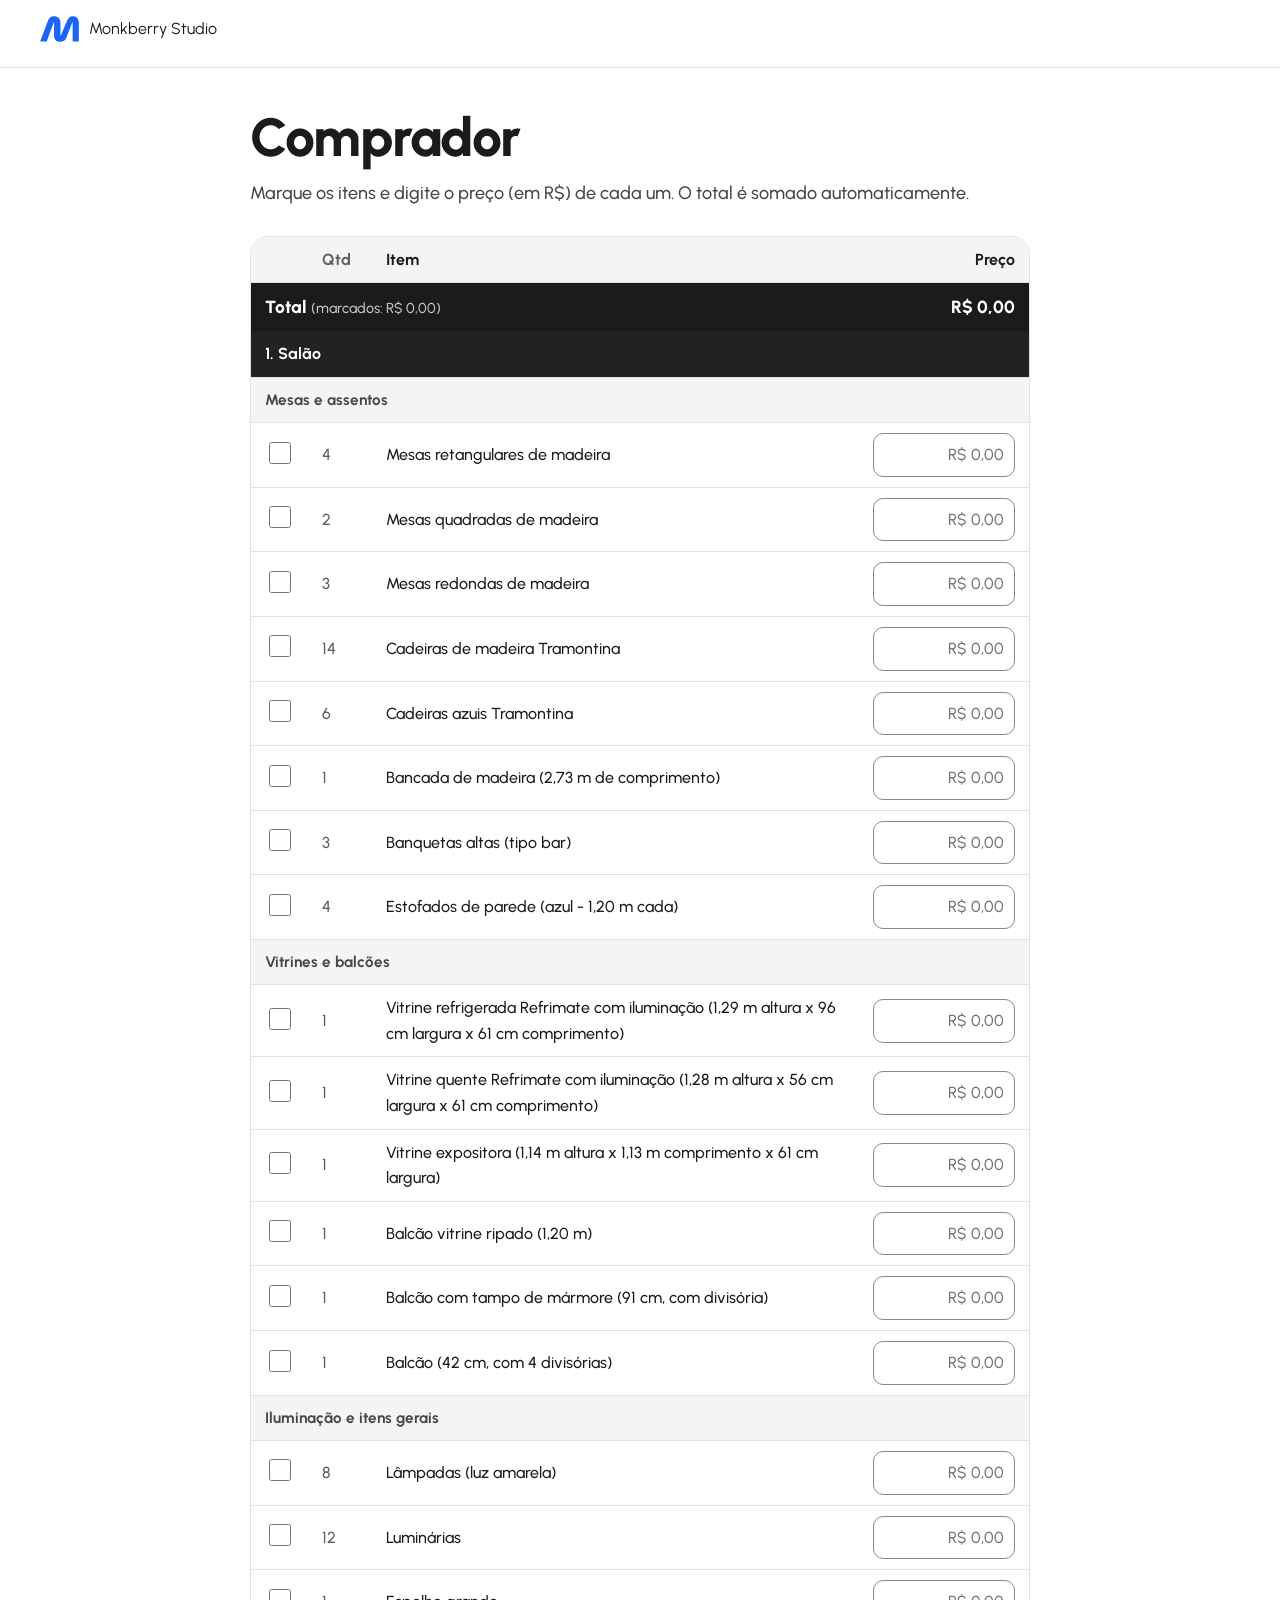
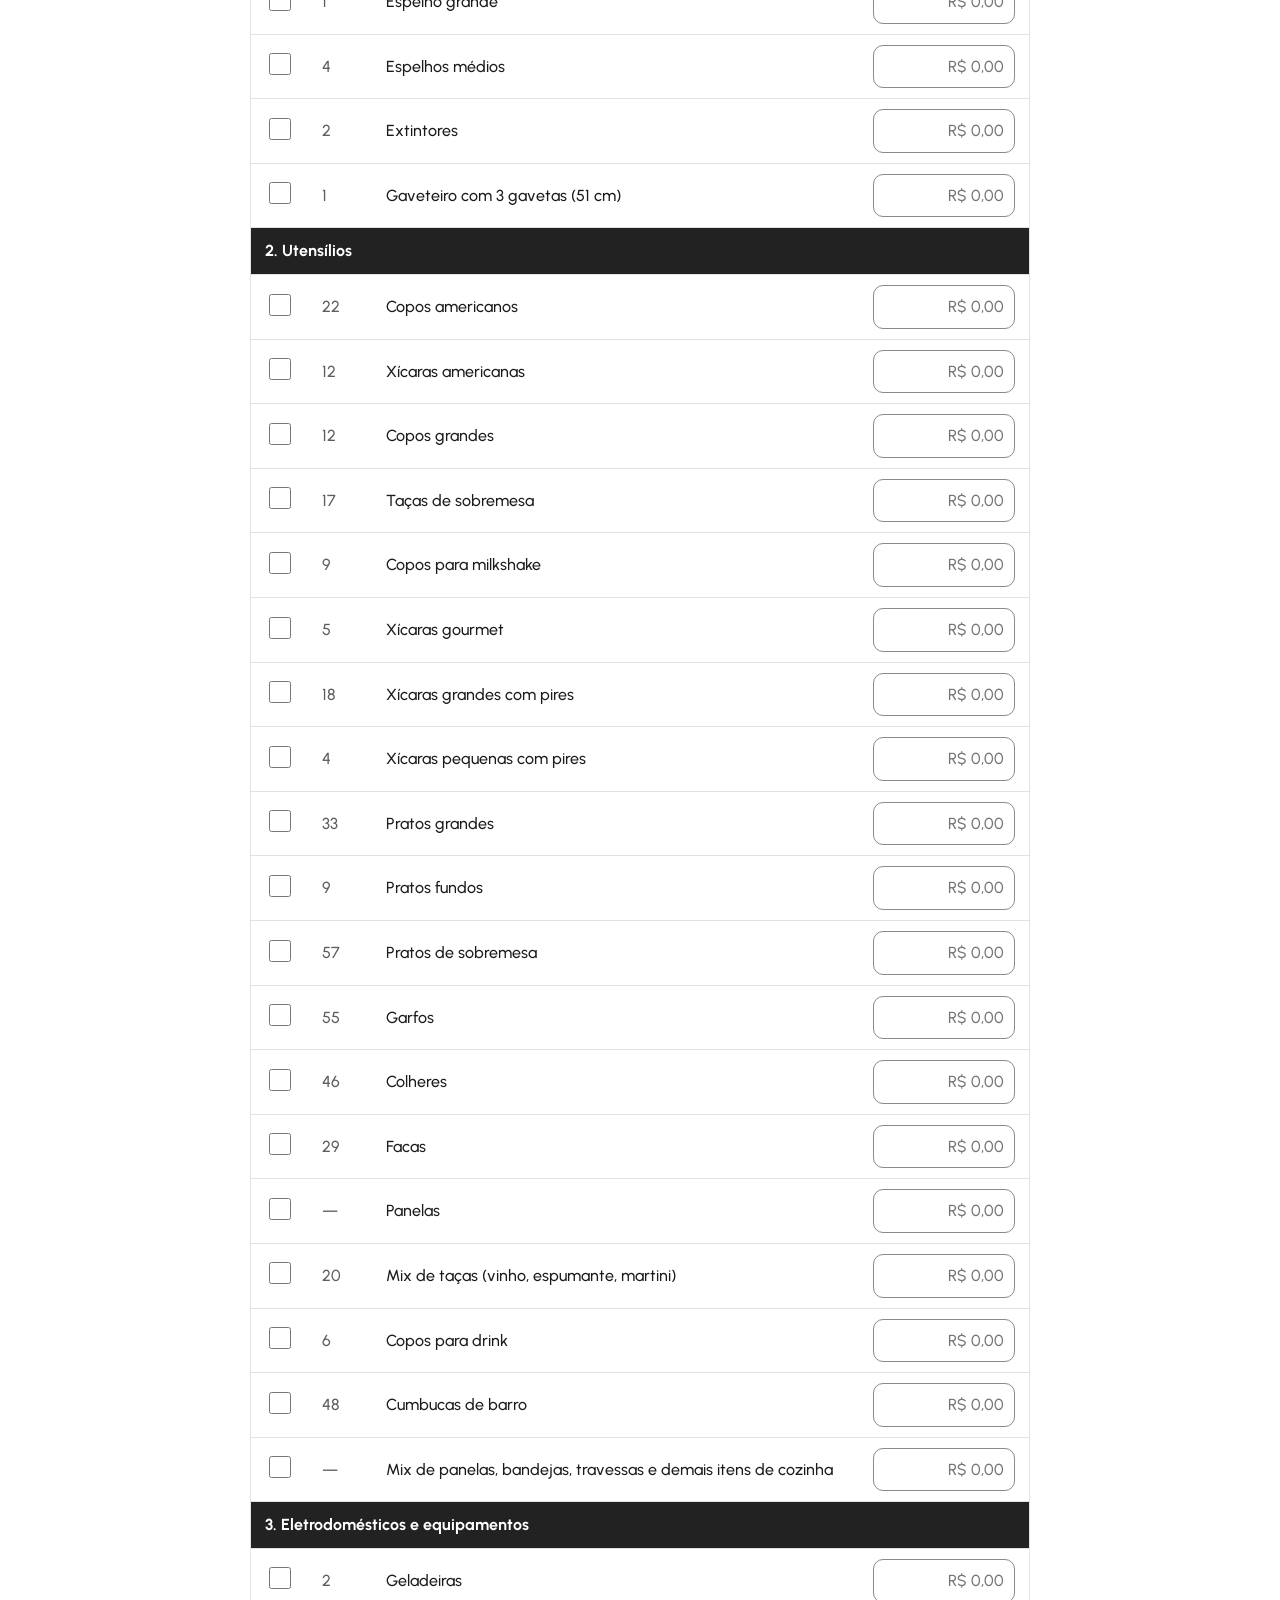
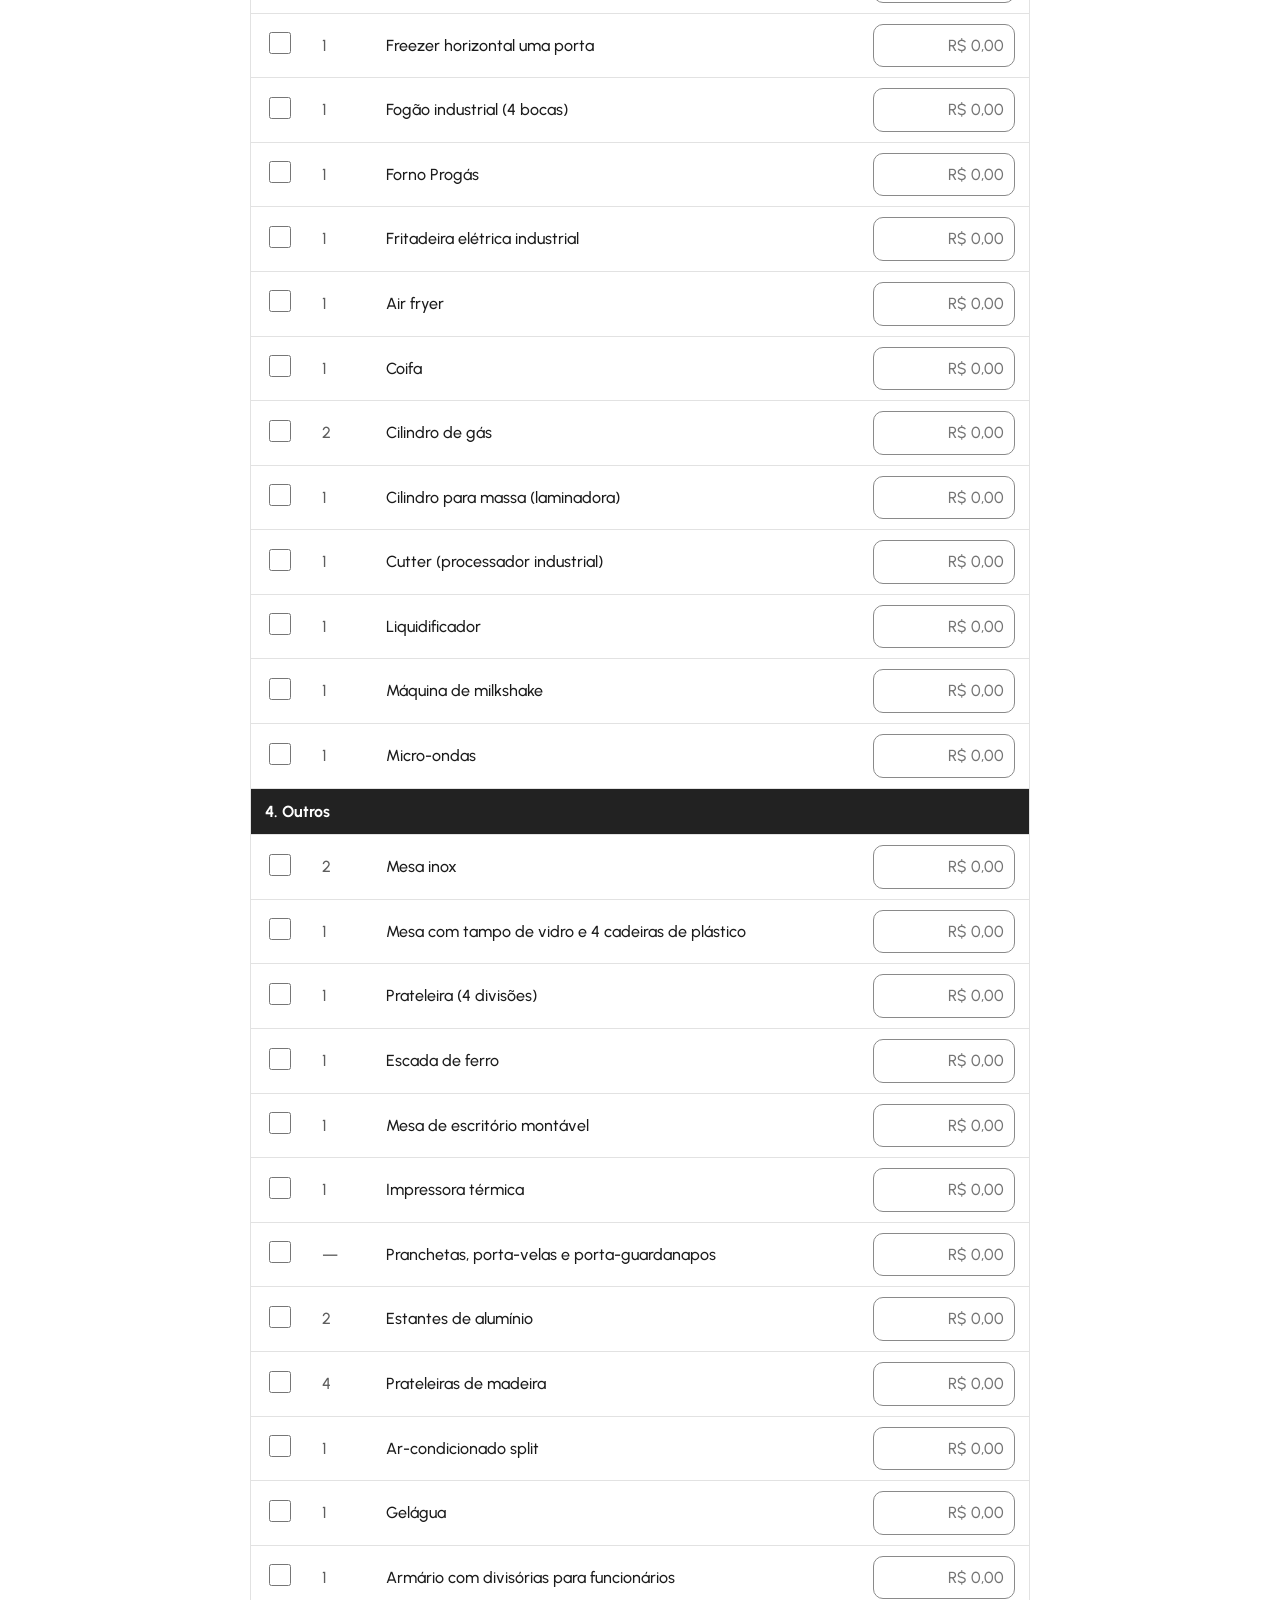
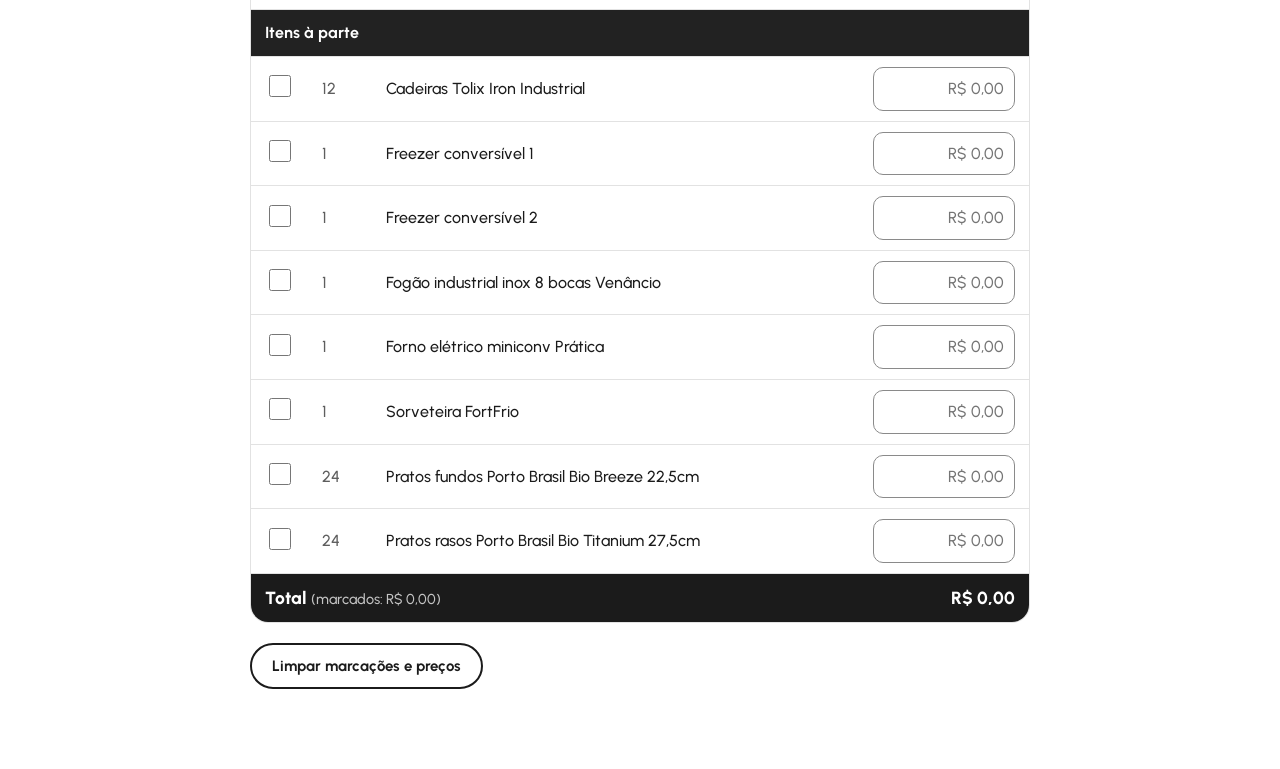
<file: site/comprador.html>
<!doctype html>
<html lang="pt-BR">
<head>
  <meta charset="utf-8">
  <meta name="viewport" content="width=device-width, initial-scale=1">
  <title>Comprador | Monkberry Studio</title>
  <meta name="robots" content="noindex">
  <meta name="theme-color" content="#ffffff">
  <link rel="icon" href="favicon.svg" type="image/svg+xml">
  <link rel="preconnect" href="https://fonts.googleapis.com">
  <link rel="preconnect" href="https://fonts.gstatic.com" crossorigin>
  <link rel="stylesheet" href="https://fonts.googleapis.com/css2?family=Urbanist:wght@400..800&display=swap">
  <link rel="stylesheet" href="assets/css/styles.css">
  <link rel="stylesheet" href="assets/css/inventario.css">
  <script src="assets/js/inventario.js" defer></script>
</head>
<body class="inv-page" data-pagina="comprador">
  <header class="inv-header">
    <a class="brand" href="./">
      <img class="brand__mark" src="assets/img/logo-m.svg" alt="" width="208" height="140">
      <span class="brand__name">Monkberry Studio</span>
    </a>
  </header>

  <main class="inv-main">
    <h1 class="inv-title">Comprador</h1>
    <p class="inv-lead">Marque os itens e digite o preço (em R$) de cada um. O total é somado automaticamente.</p>

    <div class="inv-table-wrap">
      <table class="inv-table" id="inventario">
        <thead>
          <tr>
            <th scope="col" class="c-check"><span class="sr-only">Marcar</span></th>
            <th scope="col" class="c-qtd">Qtd</th>
            <th scope="col">Item</th>
            <th scope="col" class="c-preco">Preço</th>
          </tr>
          <tr class="inv-total inv-total--top">
            <th scope="row" colspan="3">Total <span class="inv-sel">(marcados: <span data-sel>R$ 0,00</span>)</span></th>
            <td class="c-preco" data-total>R$ 0,00</td>
          </tr>
        </thead>
        <tbody></tbody>
        <tfoot>
          <tr class="inv-total inv-total--bottom">
            <th scope="row" colspan="3">Total <span class="inv-sel">(marcados: <span data-sel>R$ 0,00</span>)</span></th>
            <td class="c-preco" data-total>R$ 0,00</td>
          </tr>
        </tfoot>
      </table>
    </div>

    <p class="inv-actions"><button type="button" class="btn btn--outline btn--sm" id="limpar">Limpar marcações e preços</button></p>
  </main>
</body>
</html>
</file>
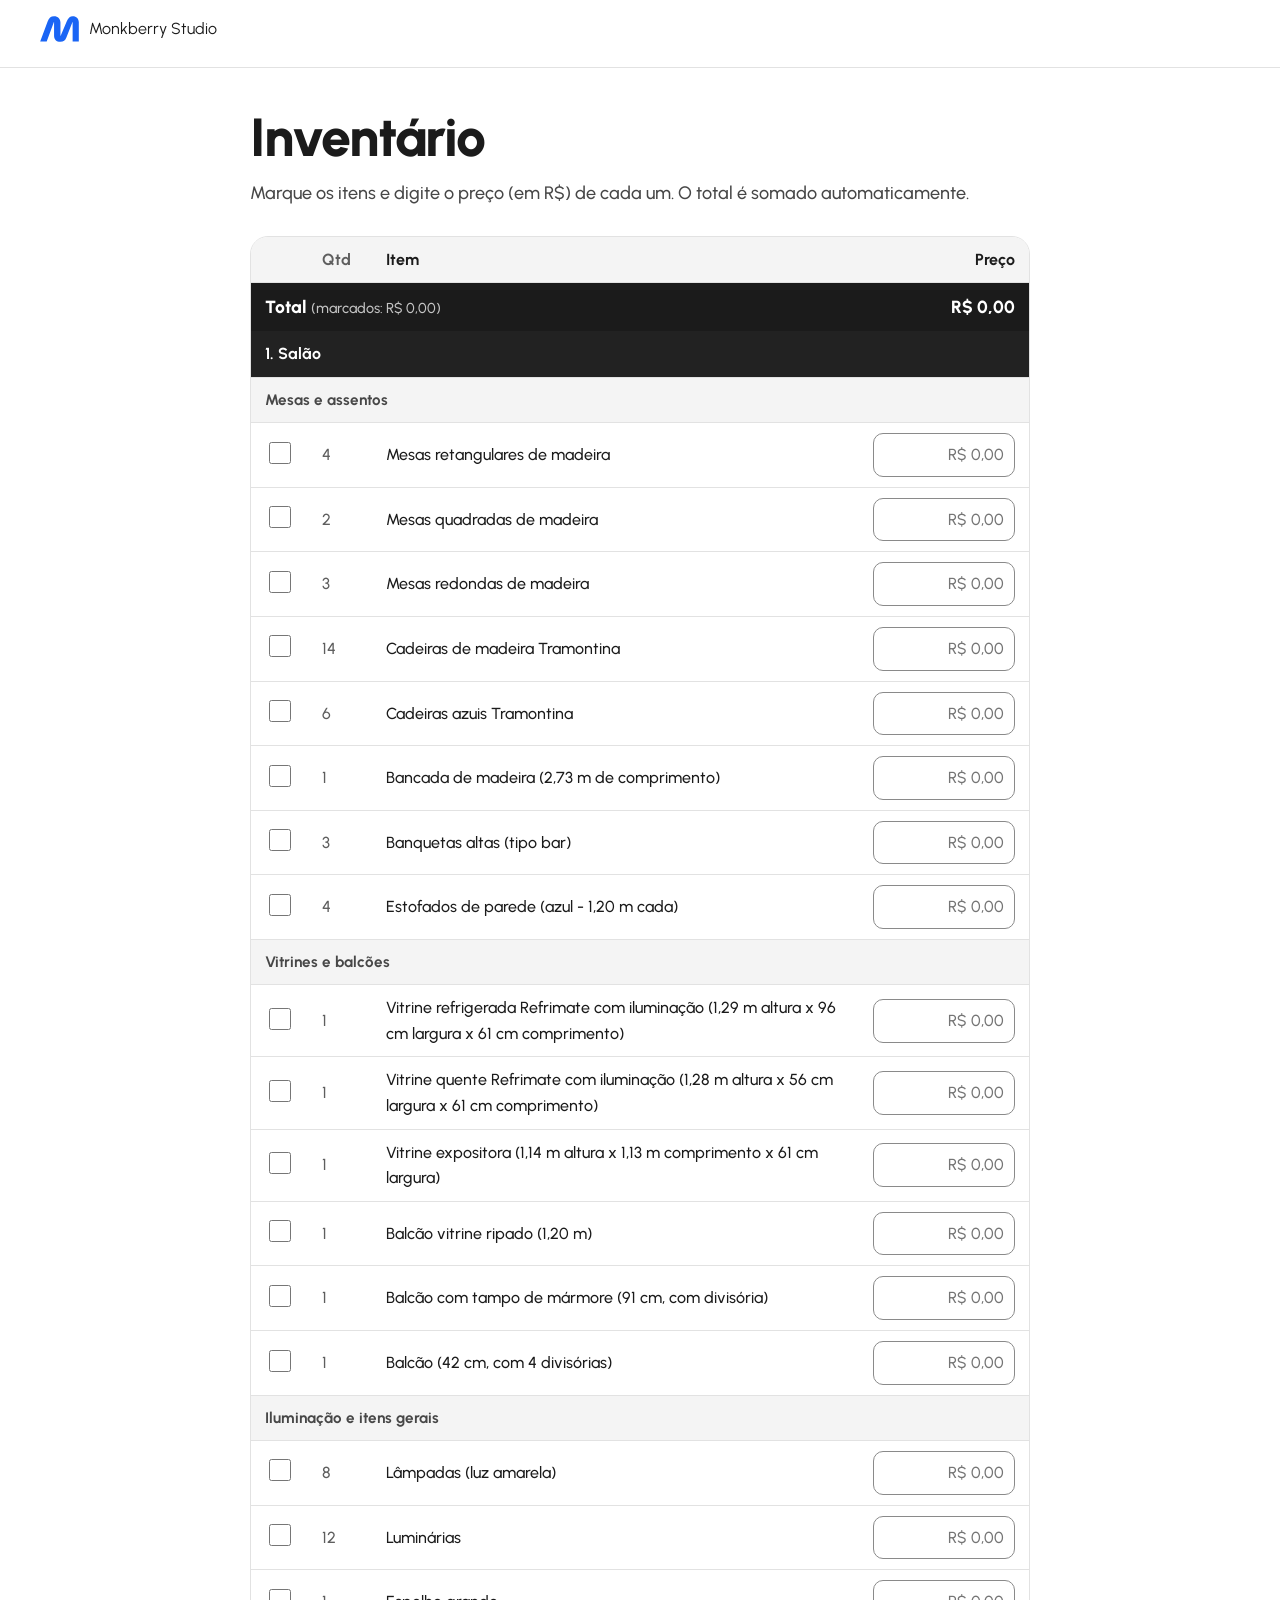
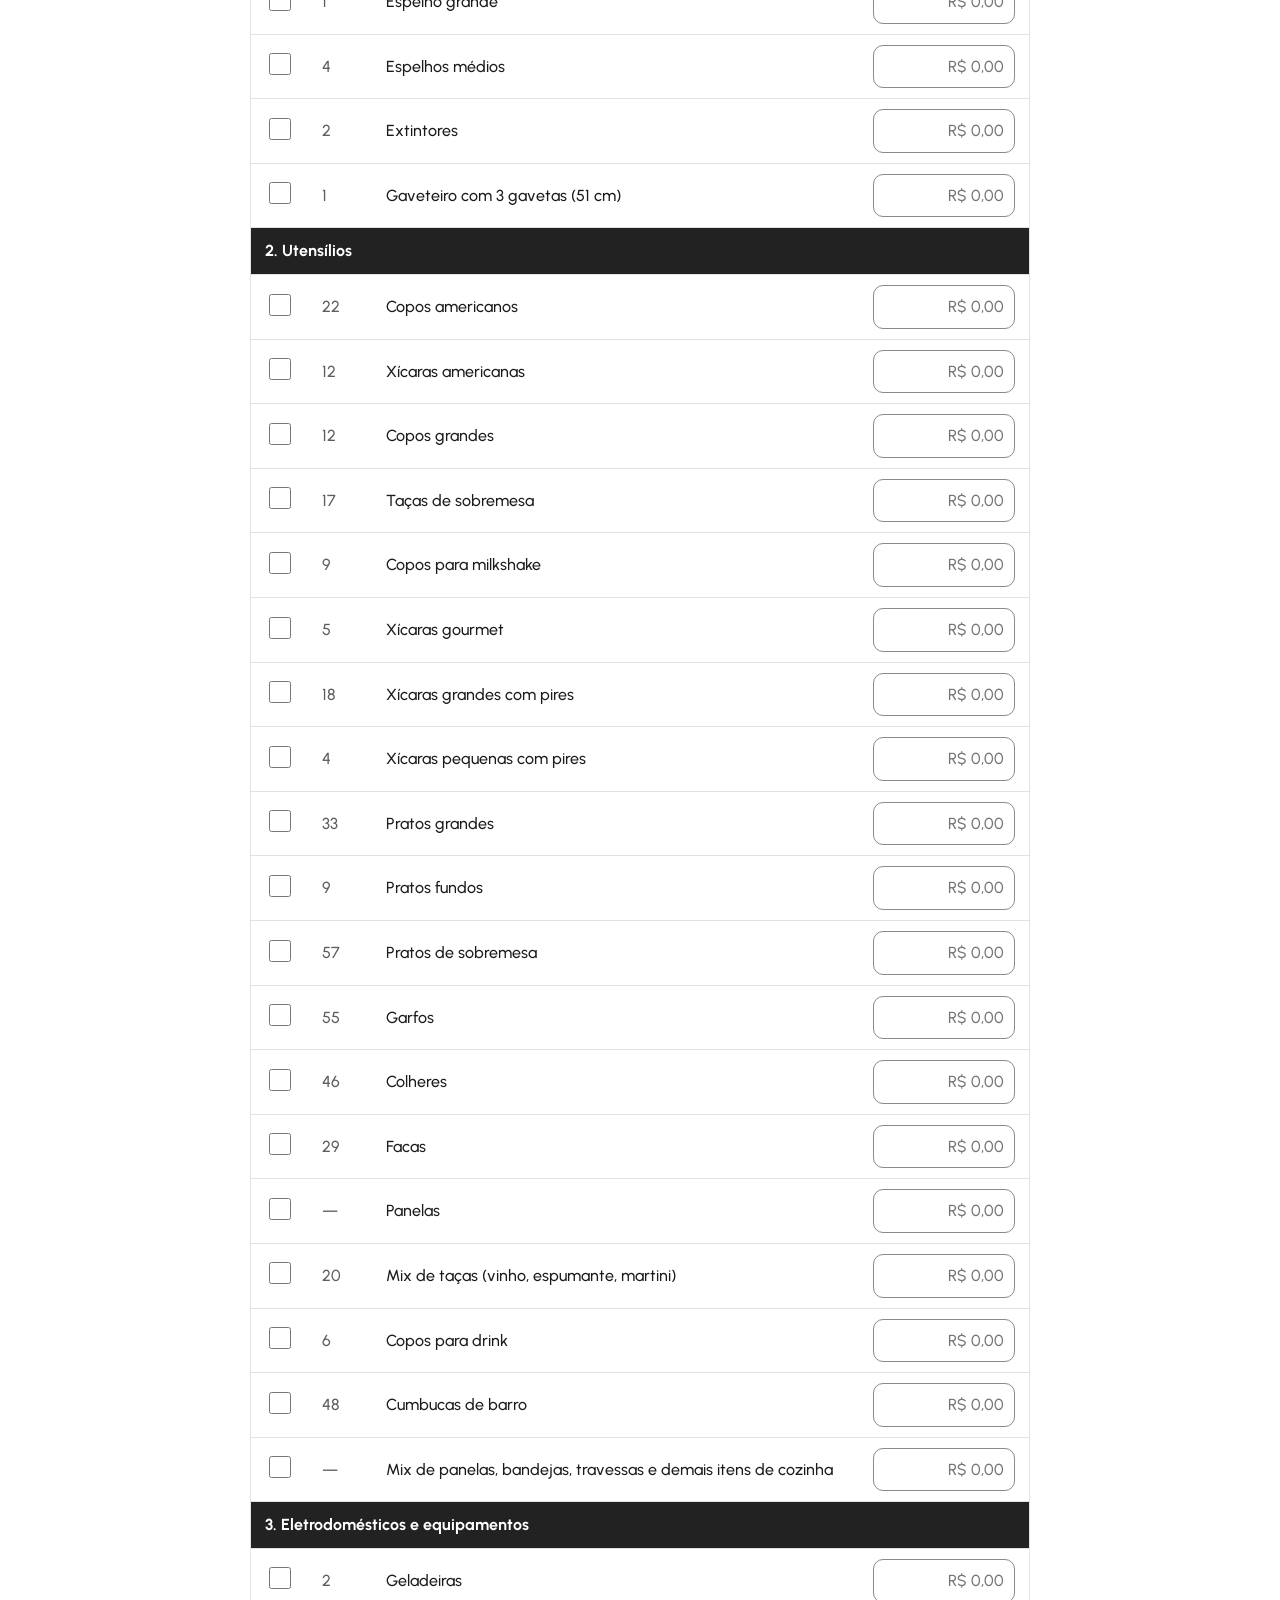
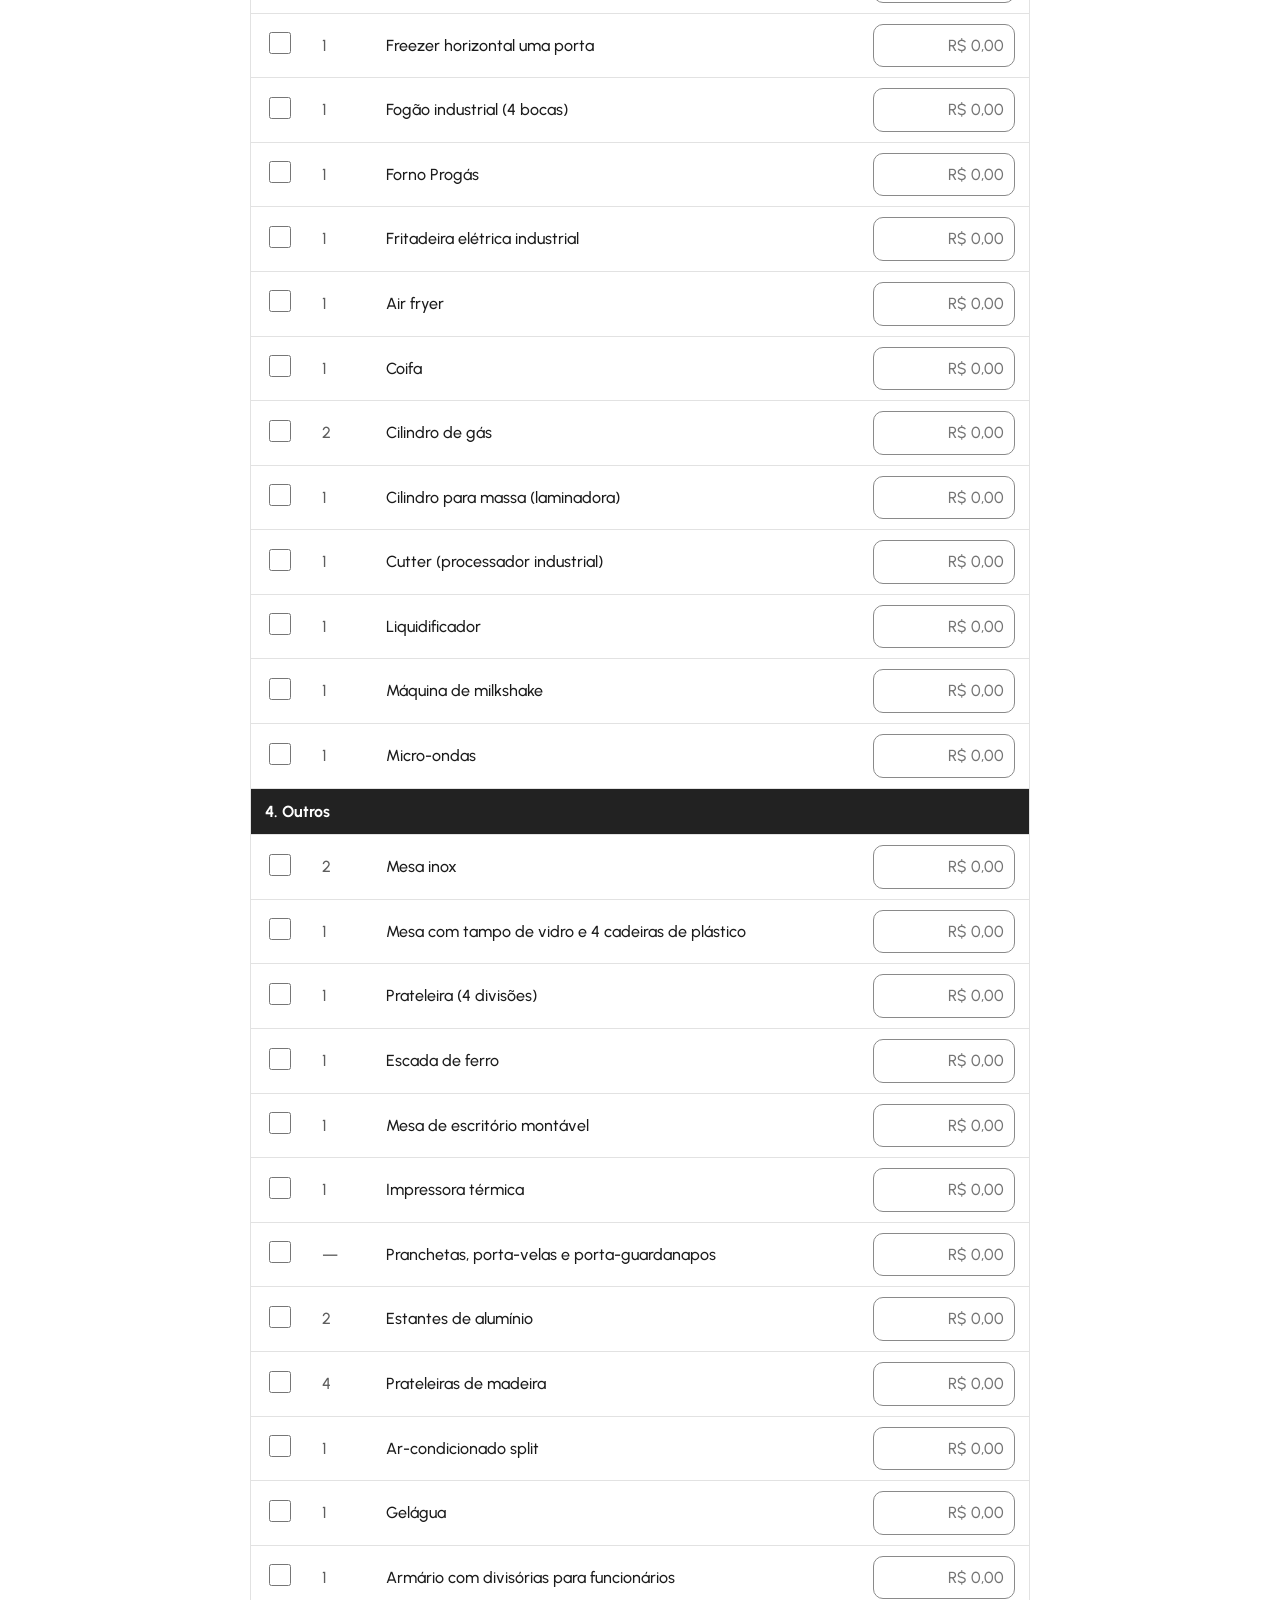
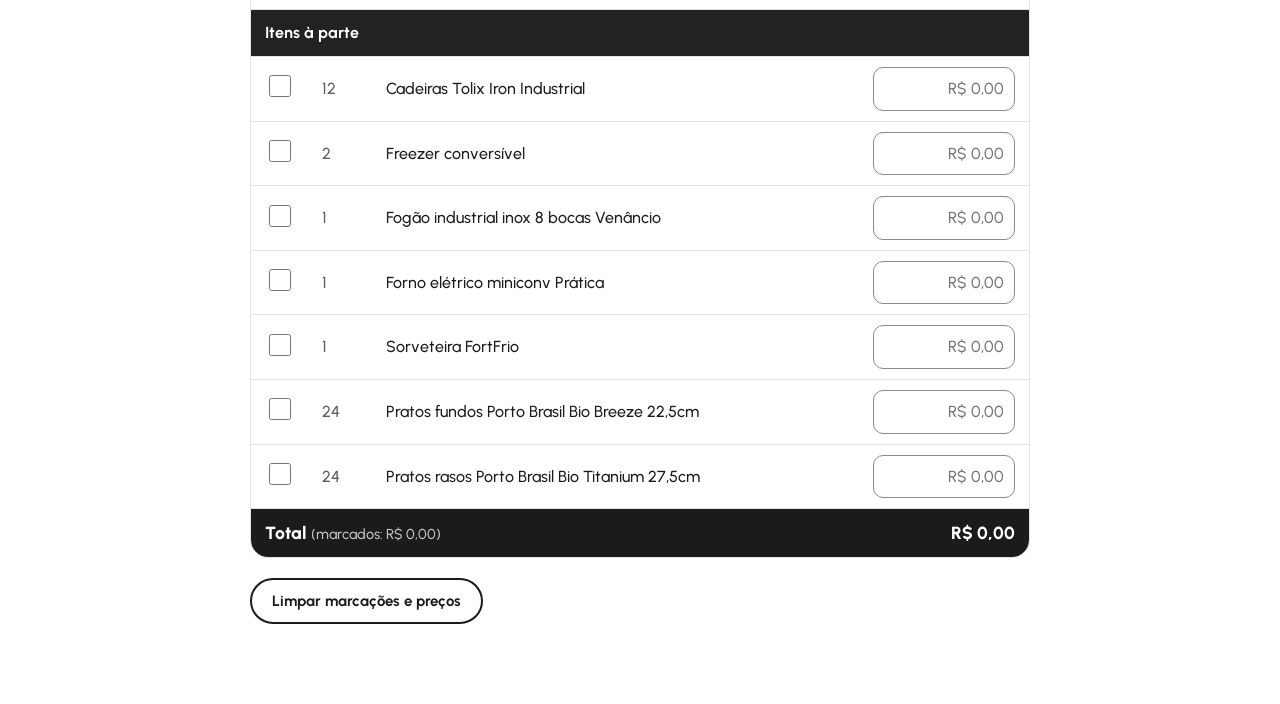
<file: site/inventario.html>
<!doctype html>
<html lang="pt-BR">
<head>
  <meta charset="utf-8">
  <meta name="viewport" content="width=device-width, initial-scale=1">
  <title>Inventário | Monkberry Studio</title>
  <meta name="robots" content="noindex">
  <meta name="theme-color" content="#ffffff">
  <link rel="icon" href="favicon.svg" type="image/svg+xml">
  <link rel="preconnect" href="https://fonts.googleapis.com">
  <link rel="preconnect" href="https://fonts.gstatic.com" crossorigin>
  <link rel="stylesheet" href="https://fonts.googleapis.com/css2?family=Urbanist:wght@400..800&display=swap">
  <link rel="stylesheet" href="assets/css/styles.css">
  <link rel="stylesheet" href="assets/css/inventario.css">
  <script src="assets/js/inventario.js" defer></script>
</head>
<body class="inv-page">
  <header class="inv-header">
    <a class="brand" href="./">
      <img class="brand__mark" src="assets/img/logo-m.svg" alt="" width="208" height="140">
      <span class="brand__name">Monkberry Studio</span>
    </a>
  </header>

  <main class="inv-main">
    <h1 class="inv-title">Inventário</h1>
    <p class="inv-lead">Marque os itens e digite o preço (em R$) de cada um. O total é somado automaticamente.</p>

    <div class="inv-table-wrap">
      <table class="inv-table" id="inventario">
        <thead>
          <tr>
            <th scope="col" class="c-check"><span class="sr-only">Marcar</span></th>
            <th scope="col" class="c-qtd">Qtd</th>
            <th scope="col">Item</th>
            <th scope="col" class="c-preco">Preço</th>
          </tr>
          <tr class="inv-total inv-total--top">
            <th scope="row" colspan="3">Total <span class="inv-sel">(marcados: <span data-sel>R$ 0,00</span>)</span></th>
            <td class="c-preco" data-total>R$ 0,00</td>
          </tr>
        </thead>
        <tbody></tbody>
        <tfoot>
          <tr class="inv-total inv-total--bottom">
            <th scope="row" colspan="3">Total <span class="inv-sel">(marcados: <span data-sel>R$ 0,00</span>)</span></th>
            <td class="c-preco" data-total>R$ 0,00</td>
          </tr>
        </tfoot>
      </table>
    </div>

    <p class="inv-actions"><button type="button" class="btn btn--outline btn--sm" id="limpar">Limpar marcações e preços</button></p>
  </main>
</body>
</html>
</file>
<file: site/assets/css/styles.css>
/* ==========================================================================
   Vinicius Almeida · IA e marketing
   Folha de estilos única: tokens → base → componentes → seções.
   ========================================================================== */

/* ---------- Tokens ---------- */
:root {
  /* Cores */
  /* Cor principal: azul #1A65F5 (4,97:1 com texto branco). */
  --accent: #1A65F5;          /* formas, títulos em destaque e ícones */
  --accent-strong: #1A65F5;   /* botões com texto branco e detalhes pequenos sobre fundo claro */
  --accent-deep: #1551C4;     /* hover dos botões */
  --accent-soft: #6A9BF8;     /* ícones, detalhes pequenos e contorno de foco sobre o grafite (5,2:1) */
  --yellow: #FFC72C;          /* destaque da oferta de Black Friday (13:1 com o texto escuro) */
  --ink: #1B1B1B;
  --ink-soft: #474747;
  --muted: #5E5E5E;
  --line: #E2E2E2;
  --field-border: #8A8A8A;
  --paper: #FFFFFF;
  --mist: #F4F4F4;
  --graphite: #222222;
  --graphite-2: #2A2A2A;
  --on-dark: #FFFFFF;
  --on-dark-soft: #C4C4C4;
  --on-dark-faint: #A8A8A8;
  --danger: #B42318;

  /* Tipografia */
  --font: "Urbanist", ui-sans-serif, system-ui, -apple-system, "Segoe UI", Roboto, Arial, sans-serif;
  --fs-body: clamp(1.0625rem, 1.02rem + 0.18vw, 1.125rem);
  --fs-lead: clamp(1.0625rem, 1rem + 0.35vw, 1.25rem);
  --fs-h1: clamp(2.375rem, 1.25rem + 4.6vw, 4.5rem);
  --fs-h2: clamp(2rem, 1.35rem + 2.5vw, 3.375rem);
  --fs-h3: clamp(1.625rem, 1.35rem + 1vw, 2.125rem);

  /* Medidas */
  --container: 1200px;
  --gutter: clamp(16px, 4vw, 40px);
  --inset: clamp(8px, 1.1vw, 16px);
  --section-y: clamp(72px, 8.5vw, 128px);
  --radius-block: clamp(28px, 3.2vw, 48px);
  --radius-card: clamp(22px, 2.2vw, 32px);
  --radius-field: 14px;
  --header-offset: 104px;

  --shadow-card: 0 1px 2px rgba(0, 0, 0, .04), 0 18px 40px -18px rgba(0, 0, 0, .18);
  --focus: var(--accent-strong);
  color-scheme: light;
}

/* ---------- Base ---------- */
*,
*::before,
*::after { box-sizing: border-box; }

[hidden] { display: none !important; }

html {
  -webkit-text-size-adjust: 100%;
  text-size-adjust: 100%;
}

@media (prefers-reduced-motion: no-preference) {
  html { scroll-behavior: smooth; }
}

body {
  margin: 0;
  font-family: var(--font);
  font-size: var(--fs-body);
  font-weight: 500;
  line-height: 1.6;
  color: var(--ink);
  background: var(--paper);
  -webkit-font-smoothing: antialiased;
  -moz-osx-font-smoothing: grayscale;
}

h1, h2, h3, p, ul { margin: 0; }
ul { padding: 0; list-style: none; }
img, svg { display: block; }
img { max-width: 100%; height: auto; }
a { color: inherit; }
button, input { font: inherit; color: inherit; }
strong { font-weight: 700; }

:focus-visible {
  outline: 3px solid var(--focus);
  outline-offset: 3px;
}

[id] { scroll-margin-top: var(--header-offset); }

::selection { background: var(--accent); color: #fff; }

.sr-only {
  position: absolute !important;
  width: 1px;
  height: 1px;
  padding: 0;
  margin: -1px;
  overflow: hidden;
  clip: rect(0 0 0 0);
  white-space: nowrap;
  border: 0;
}

.sprite { position: absolute; width: 0; height: 0; overflow: hidden; }
.icon { width: 1.25em; height: 1.25em; flex: none; }

.container {
  width: 100%;
  max-width: calc(var(--container) + var(--gutter) * 2);
  margin-inline: auto;
  padding-inline: var(--gutter);
}

.hl { color: var(--accent); }
.hl--block { display: block; }

.skip-link {
  position: absolute;
  top: 12px;
  left: 16px;
  z-index: 200;
  padding: 12px 18px;
  border-radius: 999px;
  background: var(--ink);
  color: #fff;
  font-weight: 700;
  text-decoration: none;
  transform: translateY(-160%);
  transition: transform .2s ease;
}
.skip-link:focus { transform: none; }

/* ---------- Botões ---------- */
.btn {
  --btn-bg: var(--accent-strong);
  --btn-fg: #fff;
  --btn-border: var(--btn-bg);
  display: inline-flex;
  align-items: center;
  justify-content: center;
  gap: 10px;
  min-height: 52px;
  padding: 12px 24px;
  border: 2px solid var(--btn-border);
  border-radius: 999px;
  background: var(--btn-bg);
  color: var(--btn-fg);
  font-size: 1rem;
  font-weight: 700;
  line-height: 1.2;
  text-align: center;
  text-decoration: none;
  cursor: pointer;
  -webkit-tap-highlight-color: transparent;
  transition: background-color .2s ease, border-color .2s ease, color .2s ease, transform .2s ease;
}
.btn:hover { --btn-bg: var(--accent-deep); }
.btn:active { transform: translateY(1px); }
.btn:disabled { cursor: progress; opacity: .75; }
.btn .icon { width: 20px; height: 20px; transition: transform .2s ease; }
.btn--primary:hover .icon { transform: translate(2px, -2px); }

.btn--lg { min-height: 60px; padding: 14px 30px; font-size: 1.0625rem; }
.btn--sm { min-height: 46px; padding: 8px 20px; font-size: .9375rem; }
.btn--block { width: 100%; }

.btn--outline { --btn-bg: transparent; --btn-fg: var(--ink); --btn-border: var(--ink); }
.btn--outline:hover { --btn-bg: var(--ink); --btn-fg: #fff; --btn-border: var(--ink); }
.btn--outline:hover .icon { transform: translateY(2px); }

/* ---------- Aviso no topo (desativado por padrão; veja config.js → avisoTopo) ---------- */
.announcement {
  --focus: var(--ink);
  margin: 12px var(--inset) 0;
  padding: 10px 20px;
  border-radius: 18px;
  background: var(--yellow);
  color: var(--ink);
  font-size: .9375rem;
  font-weight: 600;
  line-height: 1.45;
  text-align: center;
}
.announcement__inner {
  display: flex;
  flex-wrap: wrap;
  align-items: center;
  justify-content: center;
  gap: 4px 10px;
  max-width: calc(var(--container) + var(--gutter) * 2);
  margin-inline: auto;
}
.announcement .icon { width: 16px; height: 16px; }

@media (max-width: 559.98px) {
  .announcement { padding: 10px 16px; }
  .announcement .icon { display: none; }
}
.announcement__link {
  padding: 6px 16px;
  border-radius: 999px;
  background: var(--ink);
  color: #fff;
  font-weight: 700;
  text-decoration: none;
  white-space: nowrap;
  transition: background-color .2s ease;
}
.announcement__link:hover { background: #000; }

/* ---------- Cabeçalho ---------- */
.site-header {
  position: sticky;
  top: 0;
  z-index: 50;
  padding: 12px var(--inset) 0;
}

.site-header__bar {
  --focus: var(--accent-soft);
  position: relative;
  display: flex;
  align-items: center;
  gap: 12px;
  max-width: calc(var(--container) + var(--gutter) * 2);
  min-height: 64px;
  margin-inline: auto;
  padding: 8px 8px 8px 12px;
  border-radius: 999px;
  background: var(--graphite);
  color: var(--on-dark);
  box-shadow: 0 12px 32px -16px rgba(0, 0, 0, .45);
}

.brand {
  display: inline-flex;
  align-items: center;
  gap: 10px;
  border-radius: 999px;
  font-family: "Special Gothic Expanded One", var(--font);
  font-size: 1rem;
  font-weight: 400;
  letter-spacing: 0;
  text-decoration: none;
  white-space: nowrap;
}

.brand__mark {
  display: block;
  width: auto;
  height: 26px;
  flex: none;
}

.site-nav { margin-inline: auto; }
.site-nav__list { display: flex; gap: 2px; }
.site-nav__list a {
  display: block;
  padding: 10px 14px;
  border-radius: 999px;
  color: var(--on-dark-soft);
  font-size: .96875rem;
  font-weight: 600;
  text-decoration: none;
  transition: color .2s ease, background-color .2s ease;
}
.site-nav__list a:hover,
.site-nav__list a.is-active { color: #fff; background: rgba(255, 255, 255, .09); }

.site-nav__cta { display: none; }

.nav-toggle {
  display: none;
  place-items: center;
  width: 48px;
  height: 48px;
  margin-left: 4px;
  padding: 0;
  border: 0;
  border-radius: 50%;
  background: rgba(255, 255, 255, .1);
  color: #fff;
  cursor: pointer;
}

.nav-toggle__bars,
.nav-toggle__bars::before,
.nav-toggle__bars::after {
  display: block;
  width: 20px;
  height: 2px;
  border-radius: 2px;
  background: currentColor;
  transition: transform .25s ease, background-color .2s ease;
}
.nav-toggle__bars { position: relative; }
.nav-toggle__bars::before,
.nav-toggle__bars::after { content: ""; position: absolute; left: 0; }
.nav-toggle__bars::before { top: -6px; }
.nav-toggle__bars::after { top: 6px; }
.nav-toggle[aria-expanded="true"] .nav-toggle__bars { background: transparent; }
.nav-toggle[aria-expanded="true"] .nav-toggle__bars::before { transform: translateY(6px) rotate(45deg); }
.nav-toggle[aria-expanded="true"] .nav-toggle__bars::after { transform: translateY(-6px) rotate(-45deg); }

@media (max-width: 1079.98px) {
  .nav-toggle { display: grid; }
  .site-header__cta { margin-left: auto; }

  .js .site-nav {
    position: absolute;
    top: calc(100% + 8px);
    right: 0;
    left: 0;
    display: none;
    margin: 0;
    padding: 10px;
    border-radius: 28px;
    background: var(--graphite);
    box-shadow: 0 24px 48px -20px rgba(0, 0, 0, .5);
  }
  .js .site-nav.is-open { display: block; }
  .js .site-nav__list { flex-direction: column; }
  .js .site-nav__list a { padding: 14px 18px; font-size: 1.0625rem; }

  /* Sem JavaScript, o menu aparece aberto, em linhas. */
  .no-js .site-header__bar { flex-wrap: wrap; border-radius: 28px; }
  .no-js .site-nav { order: 3; width: 100%; }
  .no-js .site-nav__list { flex-wrap: wrap; }
  .no-js .nav-toggle { display: none; }
}

@media (max-width: 559.98px) {
  .site-header__cta { display: none; }
  .nav-toggle { margin-left: auto; }
  .site-nav__cta { display: flex; margin-top: 8px; }
}

/* ---------- Seções: estrutura comum ---------- */
.section { padding-block: var(--section-y); }

.section--dark {
  --focus: var(--accent-soft);
  margin-inline: var(--inset);
  border-radius: var(--radius-block);
  background: var(--graphite);
  color: var(--on-dark);
}

.section--mist {
  margin-inline: var(--inset);
  border-radius: var(--radius-block);
  background: var(--mist);
}

.section-head {
  display: grid;
  gap: 20px;
  margin-bottom: clamp(36px, 5vw, 64px);
}
.section-head--center { justify-items: center; text-align: center; }
.section-head--center .section-intro { max-width: 52ch; }

.section-title {
  font-size: var(--fs-h2);
  font-weight: 600;
  line-height: 1.08;
  letter-spacing: -0.03em;
  text-wrap: balance;
}

.section-intro {
  max-width: 48ch;
  color: var(--ink-soft);
  font-size: var(--fs-lead);
  text-wrap: pretty;
}
.section--dark .section-intro { color: var(--on-dark-soft); }

@media (min-width: 900px) {
  .section-head--split {
    grid-template-columns: minmax(0, 1.5fr) minmax(0, 1fr);
    align-items: end;
    column-gap: 56px;
  }
}

/* ---------- 1. Abertura ---------- */
.hero {
  overflow: hidden;
  padding-top: clamp(40px, 5.5vw, 72px);
}

.hero__inner {
  display: flex;
  flex-direction: column;
  align-items: center;
  text-align: center;
}

.hero__title {
  max-width: 15em;
  font-size: var(--fs-h1);
  font-weight: 600;
  line-height: 1.04;
  letter-spacing: -0.035em;
  text-wrap: balance;
}

.hero__grid {
  display: grid;
  grid-template-areas: "lead" "actions" "visual";
  justify-items: center;
  gap: 28px;
  width: 100%;
  margin-top: clamp(20px, 3vw, 40px);
}

.hero__lead {
  grid-area: lead;
  max-width: 34ch;
  color: var(--ink-soft);
  font-size: var(--fs-lead);
  text-wrap: pretty;
}

.hero__actions {
  grid-area: actions;
  display: flex;
  flex-wrap: wrap;
  justify-content: center;
  gap: 12px;
}

.hero__visual {
  grid-area: visual;
  position: relative;
  width: min(100%, 420px);
  margin-top: 12px;
  overflow: hidden;
}

.hero__circle {
  position: absolute;
  bottom: 0;
  left: 50%;
  width: 100%;
  aspect-ratio: 1;
  border-radius: 50%;
  background: var(--accent);
  transform: translate(-50%, 33%);
}

.hero__photo {
  position: relative;
  width: 84%;
  margin-inline: auto;
}

@media (max-width: 559.98px) {
  .hero__actions { flex-direction: column; width: 100%; }
}

@media (min-width: 1080px) {
  .hero__grid {
    /* O retrato encolhe um pouco entre 1080 e 1350 px para os botões caberem em uma linha. */
    grid-template-columns: minmax(0, 1fr) minmax(0, clamp(340px, 34vw, 460px)) minmax(0, 1fr);
    grid-template-areas: "lead visual actions";
    align-items: start;
    justify-items: stretch;
    column-gap: 32px;
  }
  .hero__actions .btn { white-space: nowrap; }
  .hero__lead {
    justify-self: start;
    max-width: 28ch;
    margin-top: clamp(48px, 9vw, 140px);
    text-align: left;
  }
  .hero__actions {
    justify-self: end;
    flex-direction: column;
    align-items: stretch;
    margin-top: clamp(48px, 9vw, 140px);
  }
  .hero__visual { width: 100%; margin-top: 0; }
}

/* ---------- 2. Pacotes ---------- */
.packages__grid { display: grid; gap: 20px; }

.package {
  display: flex;
  flex-direction: column;
  gap: 22px;
  padding: clamp(24px, 3vw, 40px);
  border: 1px solid rgba(255, 255, 255, .08);
  border-radius: var(--radius-card);
  background: var(--graphite-2);
}

@media (min-width: 900px) {
  .packages__grid {
    grid-template-columns: repeat(2, minmax(0, 1fr));
    column-gap: 24px;
    row-gap: 0;
  }

  /* Alinha título, lista, preço e botão entre os dois cards. */
  @supports (grid-template-rows: subgrid) {
    .package {
      display: grid;
      grid-row: span 7;
      grid-template-rows: subgrid;
      row-gap: 22px;
    }
  }
}

.package__top {
  display: flex;
  align-items: center;
  justify-content: space-between;
}

.package__icon {
  display: grid;
  place-items: center;
  width: 56px;
  height: 56px;
  border-radius: 50%;
  background: var(--accent);
  color: #fff;
}
.package__icon .icon { width: 26px; height: 26px; }

.package__index {
  color: var(--on-dark-faint);
  font-size: 1rem;
  font-weight: 700;
  letter-spacing: .08em;
}

.package__title {
  font-size: var(--fs-h3);
  font-weight: 600;
  line-height: 1.1;
  letter-spacing: -0.025em;
}

.package__desc { color: var(--on-dark-soft); }

.package__label {
  display: flex;
  align-items: center;
  gap: 10px;
  margin-bottom: 14px;
  font-size: .8125rem;
  font-weight: 700;
  letter-spacing: .14em;
  text-transform: uppercase;
}
.package__label::before {
  content: "";
  width: 18px;
  height: 2px;
  border-radius: 2px;
  background: var(--accent);
}

.checklist { display: grid; gap: 12px; }
.checklist li {
  position: relative;
  padding-left: 34px;
  line-height: 1.5;
}
.checklist li::before {
  content: "";
  position: absolute;
  top: .05em;
  left: 0;
  width: 22px;
  height: 22px;
  border-radius: 50%;
  background: rgba(106, 155, 248, .18) url("data:image/svg+xml,%3Csvg xmlns='http://www.w3.org/2000/svg' viewBox='0 0 24 24'%3E%3Cpath d='m5 12.5 4.5 4.5L19 7.5' fill='none' stroke='%236A9BF8' stroke-width='3' stroke-linecap='round' stroke-linejoin='round'/%3E%3C/svg%3E") center / 14px no-repeat;
}

.package__pricing {
  display: grid;
  align-content: start;
  gap: 8px;
  padding-top: 24px;
  border-top: 1px solid rgba(255, 255, 255, .12);
}

.price { line-height: 1.1; }
.price__value {
  font-size: clamp(2.375rem, 1.9rem + 1.6vw, 3.25rem);
  font-weight: 700;
  letter-spacing: -0.03em;
}
/* Preço antigo, riscado durante a oferta */
.price__value--old {
  color: var(--on-dark-soft);
  text-decoration: line-through;
  text-decoration-thickness: 3px;
  text-decoration-color: var(--yellow);
}

/* Faixa amarela da oferta, logo abaixo da linha do preço */
.offer {
  margin-top: 10px;
  padding: 12px 16px;
  border-radius: 16px;
  background: var(--yellow);
  color: var(--ink);
  font-size: 1.0625rem;
  font-weight: 600;
  line-height: 1.35;
  text-wrap: pretty;
}
.offer strong { font-weight: 800; }
.offer__new { white-space: nowrap; }

.price__unit {
  color: var(--on-dark-soft);
  font-size: 1.0625rem;
  font-weight: 600;
  white-space: nowrap;
}

/* Em telas estreitas, "pagamento único" desce para a linha de baixo, sem o separador. */
@media (max-width: 479.98px) {
  .price__unit--stack { display: block; margin-top: 6px; }
  .price__unit--stack .price__sep { display: none; }
}

.package__terms { color: var(--on-dark-soft); }

.package__meta {
  display: flex;
  gap: 10px;
  margin-top: 6px;
  color: var(--on-dark-soft);
  font-size: .96875rem;
  line-height: 1.5;
}
.package__meta .icon { width: 20px; height: 20px; margin-top: 2px; color: var(--accent-soft); }
.package__meta strong { color: #fff; }

.package__note {
  color: var(--on-dark-faint);
  font-size: .90625rem;
  line-height: 1.55;
}

.packages__footnote {
  display: flex;
  align-items: flex-start;
  justify-content: center;
  gap: 12px;
  max-width: 760px;
  margin: clamp(32px, 4vw, 48px) auto 0;
  color: var(--on-dark-soft);
}
.packages__footnote .icon { width: 22px; height: 22px; margin-top: 3px; color: var(--accent); }

/* ---------- 3. Avaliação gratuita ---------- */
.evaluation__layout {
  display: grid;
  gap: clamp(32px, 5vw, 48px);
}

.evaluation__intro {
  display: grid;
  align-content: start;
  justify-items: start;
  gap: 20px;
}

@media (min-width: 960px) {
  .evaluation__layout {
    grid-template-columns: minmax(0, 1fr) minmax(0, 1.05fr);
    align-items: start;
    column-gap: clamp(40px, 6vw, 88px);
  }
  .evaluation__intro { position: sticky; top: var(--header-offset); }
}

.badge {
  display: inline-flex;
  align-items: center;
  gap: 10px;
  padding: 8px 18px 8px 8px;
  border-radius: 999px;
  background: #fff;
  font-size: .96875rem;
  font-weight: 700;
  box-shadow: 0 1px 2px rgba(0, 0, 0, .05);
}
.badge .icon {
  width: 28px;
  height: 28px;
  padding: 6px;
  border-radius: 50%;
  background: var(--accent-strong);
  color: #fff;
}

.form-card {
  padding: clamp(24px, 3.4vw, 44px);
  border-radius: var(--radius-card);
  background: #fff;
  box-shadow: var(--shadow-card);
}

.form-notice {
  display: flex;
  gap: 12px;
  margin-bottom: 22px;
  padding: 14px 16px;
  border: 1px solid #F0C88C;
  border-radius: var(--radius-field);
  background: #FFF6E8;
  color: #5C3600;
  font-size: .96875rem;
  line-height: 1.5;
}
.form-notice .icon { width: 22px; height: 22px; margin-top: 1px; color: #A35A00; }
.form-notice a { color: inherit; font-weight: 700; }

.form-grid { display: grid; gap: 18px; }

@media (min-width: 640px) {
  .form-grid { grid-template-columns: repeat(2, minmax(0, 1fr)); }
  .field--full { grid-column: 1 / -1; }
}

.field { display: grid; align-content: start; gap: 8px; }

.field label {
  font-size: .96875rem;
  font-weight: 700;
  line-height: 1.3;
}

.field__optional { color: var(--muted); font-weight: 500; }

.field input {
  width: 100%;
  min-height: 54px;
  padding: 12px 16px;
  border: 1.5px solid var(--field-border);
  border-radius: var(--radius-field);
  background: #fff;
  font-size: 1rem;
  font-weight: 500;
  line-height: 1.3;
  appearance: none;
  transition: border-color .2s ease, box-shadow .2s ease;
}
.field input::placeholder { color: #767676; opacity: 1; }
.field input:hover { border-color: #5E5E5E; }
.field input:focus { outline: none; border-color: var(--accent-strong); box-shadow: 0 0 0 4px rgba(26, 101, 245, .22); }

.field__error {
  display: none;
  color: var(--danger);
  font-size: .90625rem;
  font-weight: 600;
  line-height: 1.4;
}
.field.is-invalid .field__error { display: block; }
.field.is-invalid input { border-color: var(--danger); }
.field.is-invalid input:focus { box-shadow: 0 0 0 4px rgba(180, 35, 24, .2); }

/* Campo anti-spam */
.hp {
  position: absolute;
  left: -9999px;
  width: 1px;
  height: 1px;
  overflow: hidden;
}

.lead-form__submit { margin-top: 24px; }

.form-privacy {
  margin-top: 14px;
  color: var(--muted);
  font-size: .90625rem;
  text-align: center;
  text-wrap: pretty;
}

.form-status {
  margin-top: 16px;
  padding: 14px 16px;
  border: 1px solid #F1B0A8;
  border-radius: var(--radius-field);
  background: #FEF1EF;
  color: #7A1A10;
  font-size: .96875rem;
  font-weight: 600;
  line-height: 1.5;
}
.form-status:empty { display: none; }
.form-status a { color: inherit; font-weight: 700; }

.form-success {
  display: grid;
  justify-items: center;
  gap: 12px;
  padding: clamp(24px, 4vw, 48px) 8px;
  text-align: center;
}
.form-success:focus { outline: none; }
.form-success__icon {
  display: grid;
  place-items: center;
  width: 64px;
  height: 64px;
  border-radius: 50%;
  background: var(--accent-strong);
  color: #fff;
}
.form-success__icon .icon { width: 30px; height: 30px; }
.form-success__title {
  font-size: clamp(1.5rem, 1.2rem + 1vw, 2rem);
  font-weight: 700;
  letter-spacing: -0.02em;
}
.form-success p:last-child { max-width: 34ch; color: var(--ink-soft); }

/* ---------- 3. Soluções sob medida ---------- */
.custom { padding-bottom: clamp(40px, 5vw, 64px); }

/* Bloco em destaque: tecnologia e IA */
.tech {
  --focus: var(--accent-soft);
  display: grid;
  gap: clamp(28px, 4vw, 44px);
  padding: clamp(24px, 4vw, 56px);
  border-radius: var(--radius-block);
  background: var(--graphite);
  color: var(--on-dark);
}

.tech__head { display: grid; gap: 16px; max-width: 46rem; }

.tech__title {
  font-size: var(--fs-h3);
  font-weight: 600;
  line-height: 1.1;
  letter-spacing: -0.025em;
  text-wrap: balance;
}

.tech__desc {
  max-width: 52ch;
  color: var(--on-dark-soft);
  font-size: var(--fs-lead);
  text-wrap: pretty;
}

.tech__cards { display: grid; gap: 16px; }

@media (min-width: 880px) {
  .tech__cards { grid-template-columns: repeat(3, minmax(0, 1fr)); gap: 20px; }
}

.tech-card {
  display: grid;
  align-content: start;
  gap: 14px;
  padding: clamp(22px, 2.4vw, 30px);
  border: 1px solid rgba(255, 255, 255, .08);
  border-radius: var(--radius-card);
  background: var(--graphite-2);
}

.tech-card__icon {
  display: grid;
  place-items: center;
  width: 52px;
  height: 52px;
  border-radius: 50%;
  background: var(--accent);
  color: #fff;
}
.tech-card__icon .icon { width: 24px; height: 24px; }

.tech-card__title {
  margin: 0;
  font-size: 1.375rem;
  font-weight: 700;
  letter-spacing: -0.02em;
  line-height: 1.2;
  text-wrap: balance;
}

.tech-card__text { color: var(--on-dark-soft); line-height: 1.55; }

.tech__ai {
  display: flex;
  align-items: flex-start;
  gap: 12px;
  max-width: 64ch;
  color: var(--on-dark-soft);
}
.tech__ai .icon { flex: none; width: 22px; height: 22px; margin-top: 3px; color: var(--accent-soft); }

/* Lista complementar de design e marketing: hierarquia secundária */
.custom__more {
  display: grid;
  justify-items: center;
  gap: 18px;
  margin-top: clamp(56px, 7vw, 88px);
}

.custom__more-label {
  color: var(--muted);
  font-size: clamp(1rem, .9rem + .45vw, 1.1875rem);
  font-weight: 700;
  letter-spacing: .1em;
  text-align: center;
  text-transform: uppercase;
}

.custom__more .chips li {
  padding: 9px 18px 9px 14px;
  font-size: .9375rem;
}
.custom__more .chips li::before { width: 14px; height: 14px; }

.chips {
  display: flex;
  flex-wrap: wrap;
  justify-content: center;
  gap: 12px;
  max-width: 980px;
  margin-inline: auto;
}
.chips li {
  display: inline-flex;
  align-items: center;
  gap: 10px;
  max-width: 100%;
  padding: 12px 22px 12px 16px;
  border: 1.5px solid var(--line);
  border-radius: 999px;
  background: #fff;
  font-weight: 600;
  line-height: 1.3;
}
.chips li::before {
  content: "";
  flex: none;
  width: 16px;
  height: 16px;
  background: var(--accent);
  -webkit-mask: url("data:image/svg+xml,%3Csvg xmlns='http://www.w3.org/2000/svg' viewBox='0 0 24 24'%3E%3Cpath d='M12 1.5c.7 5.6 2.9 8.4 10.5 10.5-7.6 2.1-9.8 4.9-10.5 10.5-.7-5.6-2.9-8.4-10.5-10.5C9.1 9.9 11.3 7.1 12 1.5Z'/%3E%3C/svg%3E") center / contain no-repeat;
  mask: url("data:image/svg+xml,%3Csvg xmlns='http://www.w3.org/2000/svg' viewBox='0 0 24 24'%3E%3Cpath d='M12 1.5c.7 5.6 2.9 8.4 10.5 10.5-7.6 2.1-9.8 4.9-10.5 10.5-.7-5.6-2.9-8.4-10.5-10.5C9.1 9.9 11.3 7.1 12 1.5Z'/%3E%3C/svg%3E") center / contain no-repeat;
}

@media (max-width: 559.98px) {
  .chips { gap: 8px; }
  .chips li { gap: 8px; padding: 10px 16px 10px 12px; font-size: .9375rem; }
  .chips li::before { width: 14px; height: 14px; }
}

.custom__cta {
  display: flex;
  justify-content: center;
  margin-top: clamp(32px, 4vw, 48px);
}

.ribbons {
  position: relative;
  height: clamp(140px, 15vw, 220px);
  margin-top: clamp(48px, 6vw, 88px);
  overflow: hidden;
}

.ribbon {
  position: absolute;
  top: 50%;
  left: 50%;
  display: flex;
  align-items: center;
  justify-content: center;
  gap: clamp(16px, 2vw, 28px);
  width: 130%;
  padding-block: clamp(14px, 1.6vw, 22px);
  color: #fff;
  font-size: clamp(1.25rem, .9rem + 1.4vw, 2.125rem);
  font-weight: 700;
  letter-spacing: -0.02em;
  line-height: 1;
  white-space: nowrap;
}
.ribbon .icon { width: .8em; height: .8em; }
.ribbon--back { background: var(--graphite); transform: translate(-50%, -50%) rotate(2.5deg); }
.ribbon--back .icon { color: var(--accent); }
.ribbon--front { background: var(--accent); transform: translate(-50%, -50%) rotate(-3deg); }

/* ---------- 5. Trabalhos e resultados (seção oculta, pronta para uso) ---------- */
.works__grid { display: grid; gap: 24px; }

@media (min-width: 720px) {
  .works__grid { grid-template-columns: repeat(2, minmax(0, 1fr)); }
}
@media (min-width: 1080px) {
  .works__grid { grid-template-columns: repeat(3, minmax(0, 1fr)); }
}

.work-card { display: grid; align-content: start; gap: 18px; }
.work-card__media {
  aspect-ratio: 4 / 3;
  overflow: hidden;
  border-radius: var(--radius-card);
  background: var(--mist);
}
.work-card__media img { width: 100%; height: 100%; object-fit: cover; }
.work-card__body { display: grid; gap: 8px; }
.work-card__title { font-size: 1.5rem; font-weight: 700; letter-spacing: -0.02em; }
.work-card__tags {
  color: var(--accent-strong);
  font-size: .875rem;
  font-weight: 700;
  letter-spacing: .08em;
  text-transform: uppercase;
}
.work-card__desc { color: var(--ink-soft); }
.work-card__result { font-weight: 700; }

/* ---------- 6. Sobre mim ---------- */
.about__layout {
  display: grid;
  align-items: center;
  gap: clamp(40px, 6vw, 56px);
}

/* A foto (4:3) fica ao lado do texto só a partir de 1120 px, quando já tem tamanho para ser vista.
   Abaixo disso, foto e texto ficam empilhados numa coluna central. */
@media (max-width: 1119.98px) {
  .about__content { width: min(100%, 560px); margin-inline: auto; }
}
@media (min-width: 1120px) {
  .about__layout {
    grid-template-columns: minmax(0, .9fr) minmax(0, 1.1fr);
    column-gap: clamp(48px, 7vw, 96px);
  }
}

.about__visual {
  width: min(100%, 560px);
  margin: 0 auto;
}

/* Foto na proporção original (4:3), só com os cantos arredondados.
   A sombra suave marca a borda, porque o fundo claro da foto se confunde com o cinza da seção. */
.about__photo {
  width: 100%;
  height: auto;
  border-radius: var(--radius-card);
  box-shadow: var(--shadow-card);
}

.about__caption {
  margin-top: 14px;
  color: var(--muted);
  font-size: .9375rem;
  line-height: 1.45;
}

.about__content { display: grid; gap: 24px; }

.about__text {
  display: grid;
  gap: 16px;
  max-width: 58ch;
  color: var(--ink-soft);
  font-size: var(--fs-lead);
}

/* ---------- 7. Dúvidas frequentes ---------- */
.faq__layout { display: grid; gap: 32px; }

@media (min-width: 960px) {
  .faq__layout {
    grid-template-columns: minmax(0, .8fr) minmax(0, 1.2fr);
    align-items: start;
    column-gap: clamp(40px, 6vw, 88px);
  }
  .faq__head { position: sticky; top: var(--header-offset); }
}

.faq__list { display: grid; gap: 12px; }

.faq-item {
  border: 1.5px solid var(--line);
  border-radius: 24px;
  background: #fff;
  transition: background-color .2s ease, border-color .2s ease;
}
.faq-item[open] { border-color: var(--mist); background: var(--mist); }

/* A seção fica sobre fundo cinza: os itens seguem brancos e o aberto ganha contorno azul. */
.faq.section--mist .faq-item { border-color: transparent; }
.faq.section--mist .faq-item[open] { border-color: var(--accent); background: #fff; }

.faq-item summary {
  display: flex;
  align-items: center;
  justify-content: space-between;
  gap: 20px;
  padding: 18px 18px 18px 24px;
  border-radius: 22px;
  font-size: clamp(1.0625rem, 1rem + .35vw, 1.25rem);
  font-weight: 700;
  line-height: 1.35;
  list-style: none;
  cursor: pointer;
}
.faq-item summary::-webkit-details-marker { display: none; }
.faq-item summary::marker { content: ""; }

.faq-item__icon {
  position: relative;
  flex: none;
  width: 40px;
  height: 40px;
  border-radius: 50%;
  background: var(--mist);
  transition: background-color .2s ease;
}
.faq-item__icon::before,
.faq-item__icon::after {
  content: "";
  position: absolute;
  top: 50%;
  left: 50%;
  width: 14px;
  height: 2px;
  border-radius: 2px;
  background: var(--ink);
  transform: translate(-50%, -50%);
  transition: transform .25s ease, background-color .2s ease;
}
.faq-item__icon::after { transform: translate(-50%, -50%) rotate(90deg); }
.faq-item[open] .faq-item__icon { background: var(--accent-strong); }
.faq-item[open] .faq-item__icon::before,
.faq-item[open] .faq-item__icon::after { background: #fff; }
.faq-item[open] .faq-item__icon::after { transform: translate(-50%, -50%) rotate(0deg); }

.faq-item__body { padding: 0 24px 24px; color: var(--ink-soft); }
.faq-item__body p { max-width: 62ch; }

/* ---------- 8. Contato final + rodapé ---------- */
/* Dois blocos com cantos arredondados em sequência (Dúvidas e Contato) precisam de uma folga entre eles. */
.faq + .cta-final { margin-top: var(--inset); }

.cta-final {
  padding-bottom: clamp(56px, 7vw, 96px);
  border-bottom-right-radius: 0;
  border-bottom-left-radius: 0;
}

.cta-final__layout {
  display: grid;
  align-items: end;
  gap: 32px;
}
.cta-final__text { display: grid; gap: 20px; }
.cta-final .section-title { max-width: 16em; }
.cta-final .btn { justify-self: start; }

.cta-final__action { display: grid; gap: 24px; justify-items: start; }
.contact-list { display: grid; gap: 4px; }
.contact-list li { display: flex; align-items: center; gap: 12px; color: var(--on-dark-soft); }
.contact-list .icon { color: var(--accent-soft); }
.contact-list a {
  padding-block: 6px;
  font-size: 1.0625rem;
  font-weight: 600;
  color: #fff;
  text-decoration: none;
  overflow-wrap: anywhere;
}
.contact-list a:hover { text-decoration: underline; text-underline-offset: 4px; }

@media (min-width: 900px) {
  .cta-final__layout {
    grid-template-columns: minmax(0, 1fr) auto;
    column-gap: 48px;
  }
}

.site-footer {
  --focus: var(--accent-soft);
  position: relative;
  /* -1px: sobrepõe a seção anterior e evita uma linha clara entre os dois blocos grafite */
  margin: -1px var(--inset) var(--inset);
  border-radius: 0 0 var(--radius-block) var(--radius-block);
  background: var(--graphite);
  color: var(--on-dark-soft);
}

.site-footer__layout {
  position: relative;
  display: flex;
  flex-wrap: wrap;
  align-items: center;
  justify-content: space-between;
  gap: 20px 32px;
  padding-block: 28px 32px;
}
.site-footer__layout::before {
  content: "";
  position: absolute;
  top: 0;
  right: var(--gutter);
  left: var(--gutter);
  height: 1px;
  background: rgba(255, 255, 255, .12);
}

.site-footer .brand { color: #fff; }
.site-footer__nav ul { display: flex; flex-wrap: wrap; gap: 4px 20px; }
.site-footer__nav a {
  display: inline-block;
  padding-block: 6px;
  font-size: .96875rem;
  font-weight: 600;
  text-decoration: none;
}
.site-footer__nav a:hover { color: #fff; text-decoration: underline; text-underline-offset: 4px; }
.site-footer__copy { color: var(--on-dark-faint); font-size: .90625rem; }

/* ---------- Aviso flutuante ---------- */
.toast {
  position: fixed;
  bottom: max(20px, env(safe-area-inset-bottom));
  left: 50%;
  z-index: 100;
  width: max-content;
  max-width: calc(100vw - 32px);
  padding: 14px 20px;
  border-radius: 16px;
  background: var(--ink);
  color: #fff;
  font-size: .96875rem;
  font-weight: 600;
  line-height: 1.45;
  box-shadow: 0 18px 40px -16px rgba(0, 0, 0, .5);
  opacity: 0;
  pointer-events: none;
  transform: translate(-50%, 16px);
  transition: opacity .25s ease, transform .25s ease;
}
.toast.is-visible { opacity: 1; transform: translate(-50%, 0); }

/* ---------- Movimento reduzido ---------- */
@media (prefers-reduced-motion: reduce) {
  *,
  *::before,
  *::after {
    transition-duration: .01ms !important;
    animation-duration: .01ms !important;
    animation-iteration-count: 1 !important;
  }
}
</file>
<file: site/assets/css/inventario.css>
/* Página de inventário: complementa styles.css */
.sr-only { position: absolute; width: 1px; height: 1px; overflow: hidden; clip: rect(0 0 0 0); white-space: nowrap; }

.inv-header { padding: 16px var(--gutter); border-bottom: 1px solid var(--line); }
.inv-main { max-width: 860px; margin: 0 auto; padding: 40px var(--gutter) 80px; }
.inv-title { font-size: var(--fs-h2); line-height: 1.1; font-weight: 800; letter-spacing: -.02em; }
.inv-lead { margin: 12px 0 28px; color: var(--ink-soft); }

.inv-table-wrap { overflow-x: auto; border: 1px solid var(--line); border-radius: 18px; }
.inv-table { width: 100%; border-collapse: collapse; font-size: 1rem; }
.inv-table th, .inv-table td { padding: 10px 14px; text-align: left; border-bottom: 1px solid var(--line); vertical-align: middle; }
.inv-table thead tr:first-child th { background: var(--mist); font-weight: 700; }
.inv-table .c-check { width: 48px; text-align: center; }
.inv-table .c-qtd { width: 64px; color: var(--muted); font-variant-numeric: tabular-nums; }
.inv-table .c-preco { width: 170px; text-align: right; font-variant-numeric: tabular-nums; }
.inv-table thead .c-preco { text-align: right; }

.inv-section th { background: var(--graphite); color: var(--on-dark); font-weight: 700; padding: 10px 14px; }
.inv-sub th { background: var(--mist); color: var(--ink-soft); font-weight: 700; font-size: .95rem; }

.inv-table input[type="checkbox"] { width: 22px; height: 22px; accent-color: var(--accent-strong); cursor: pointer; }
.inv-table tbody tr.is-checked td { background: #EEF4FF; }
.inv-table tbody tr.is-checked .c-item { text-decoration: line-through; color: var(--muted); }

.inv-price { width: 100%; max-width: 150px; padding: 8px 10px; text-align: right; border: 1.5px solid var(--field-border); border-radius: 10px; background: var(--paper); font-variant-numeric: tabular-nums; }
.inv-price:focus-visible { outline: 3px solid var(--focus); outline-offset: 1px; }

.inv-total th, .inv-total td { background: var(--ink); color: var(--on-dark); font-weight: 800; font-size: 1.1rem; border-bottom: 0; }
.inv-sel { font-weight: 500; font-size: .9rem; color: var(--on-dark-soft); }
.inv-actions { margin-top: 20px; }
</file>
